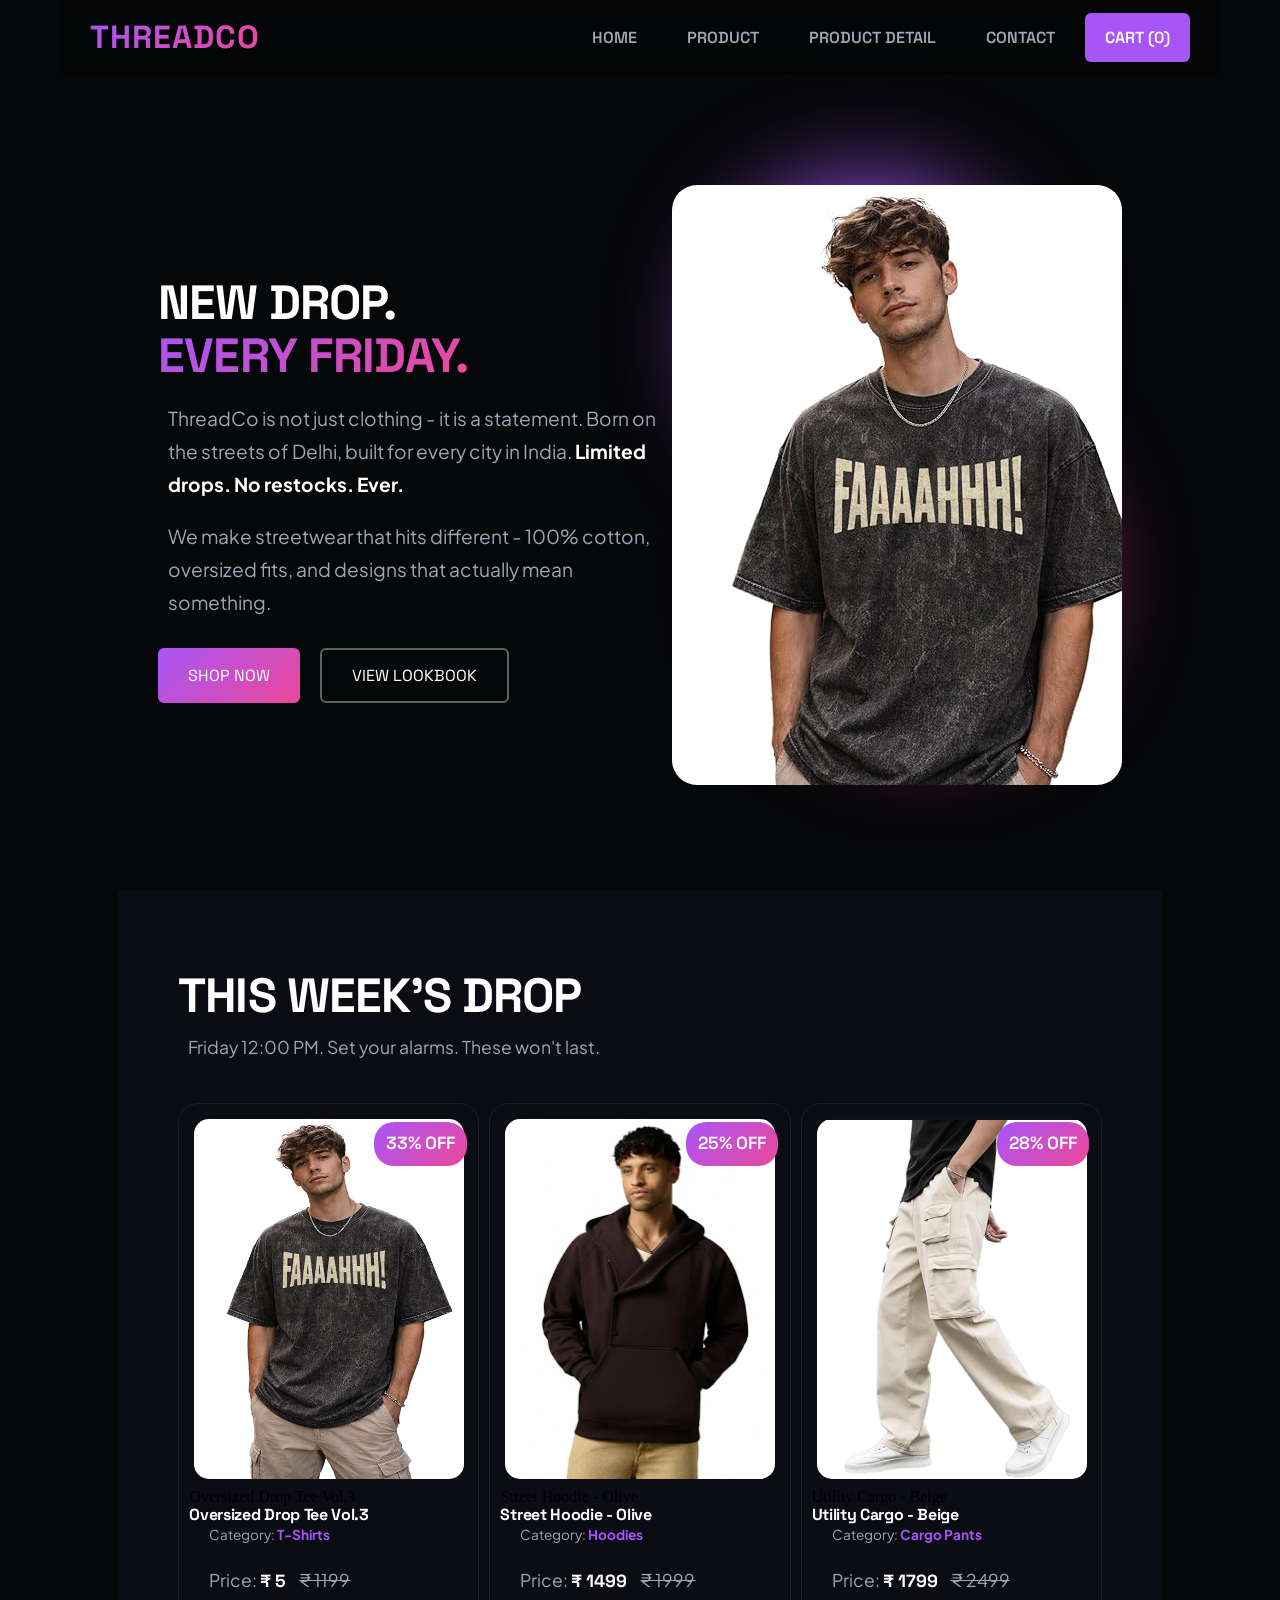
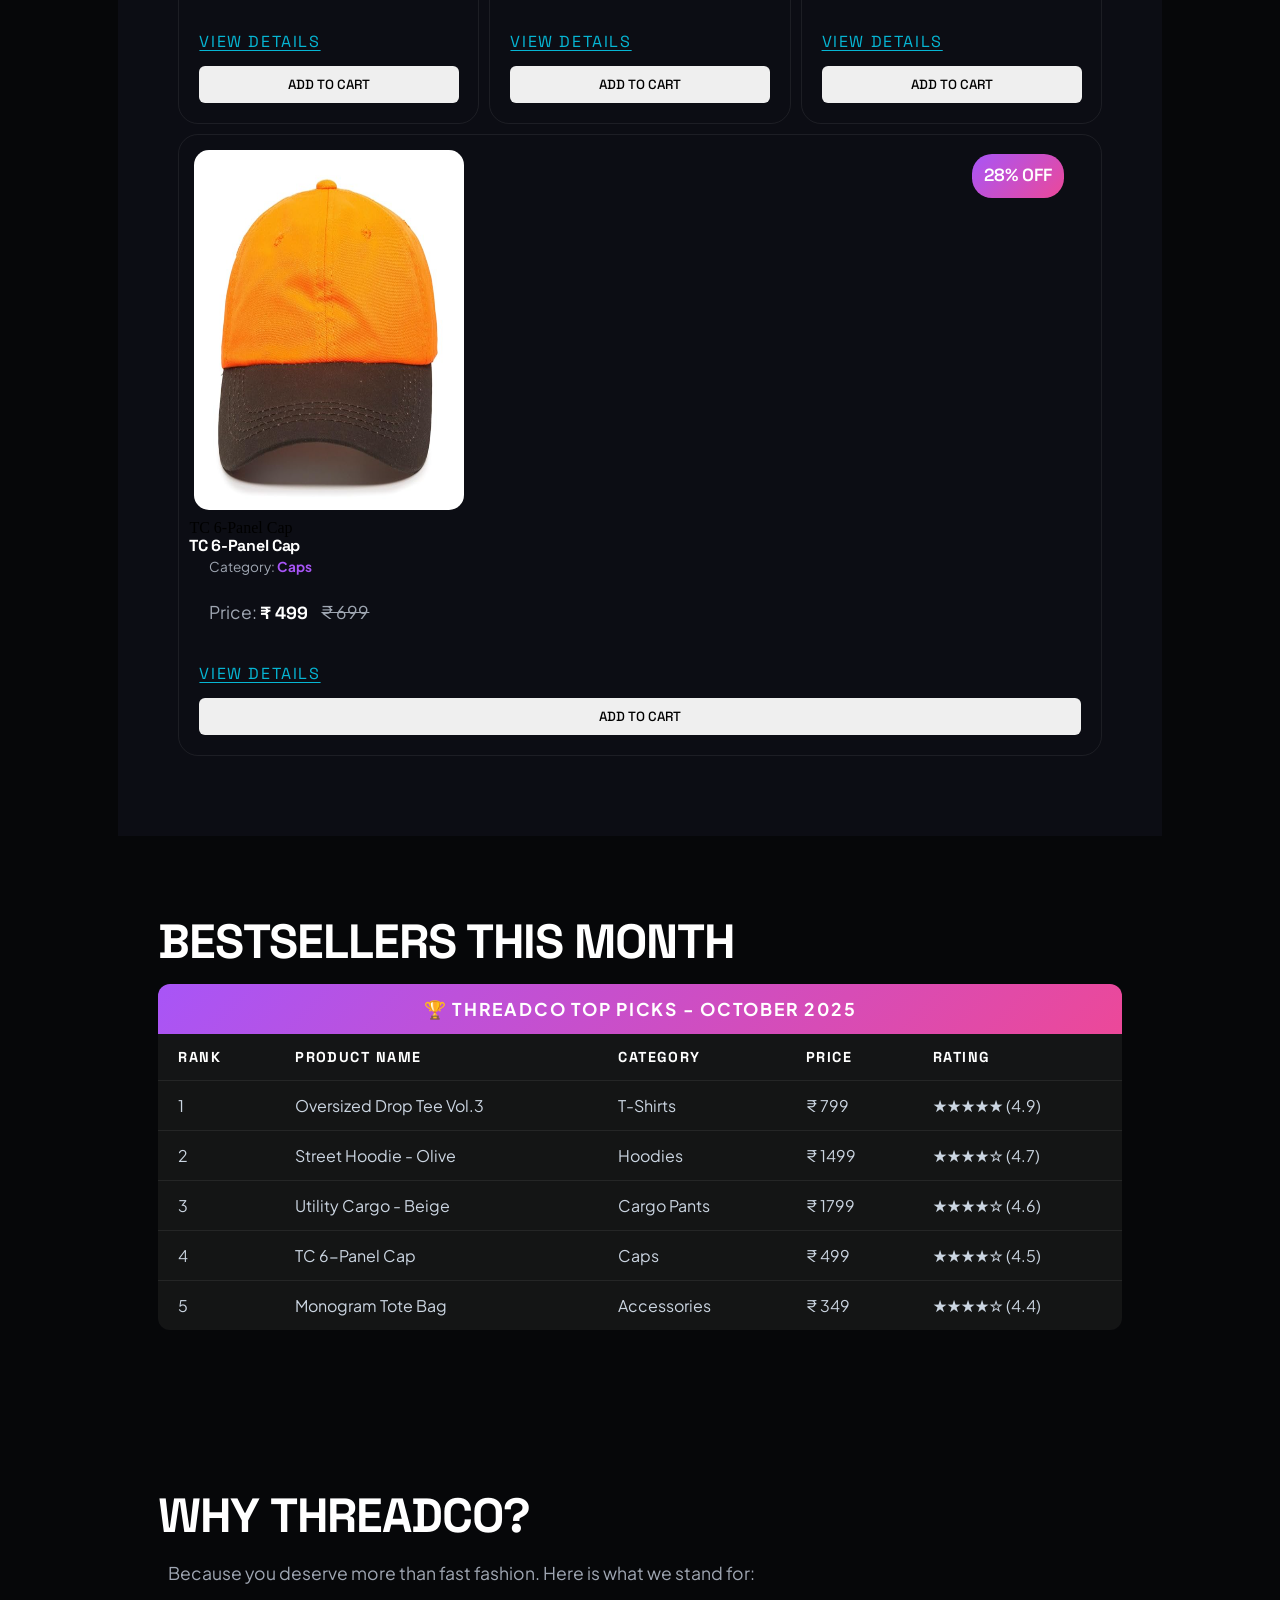
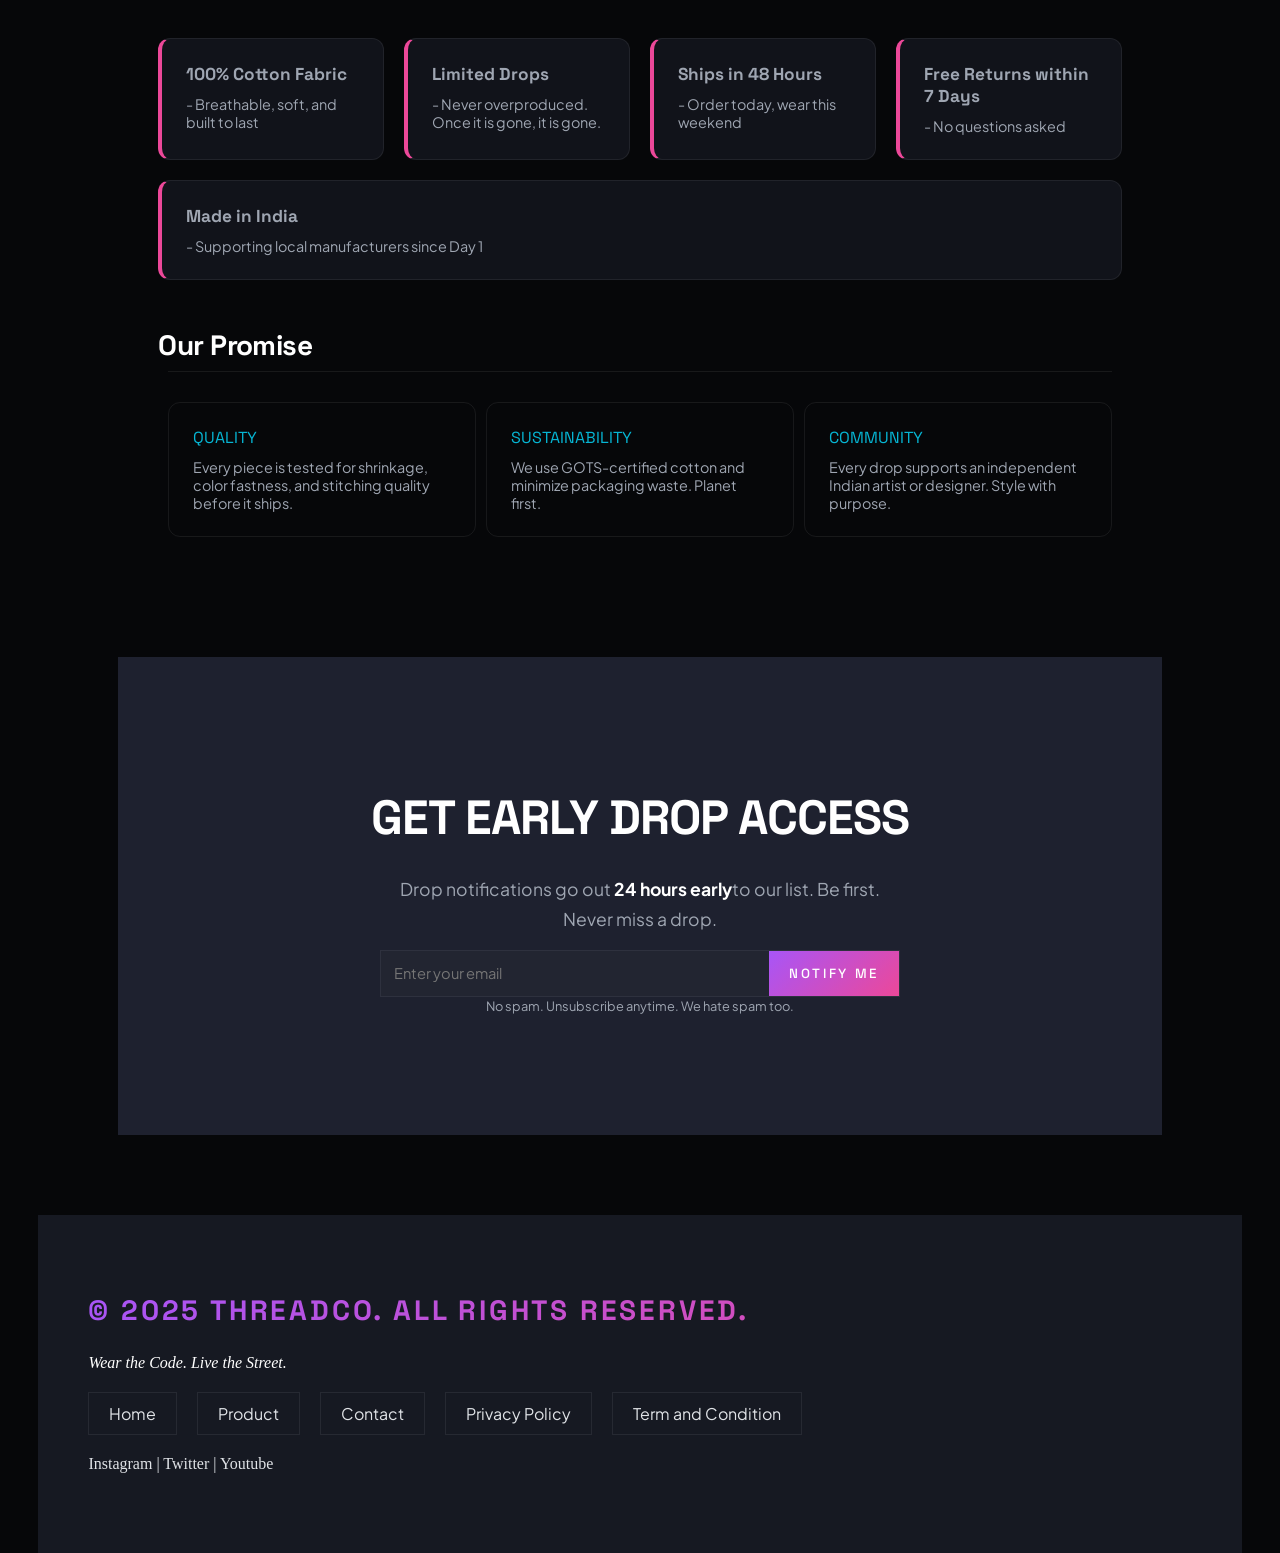
<file: index.html>
<!DOCTYPE html>
<html lang="en">

<head>
    <meta charset="UTF-8">
    <meta name="viewport" content="width=device-width, initial-scale=1.0">
    <title>ThreadCo-Wear the Code. Live the Street.</title>

    <link rel="stylesheet" href="style.css">
</head>

<body>
    <header>
        <h1>ThreadCo</h1>
        <!-- <p><em>Wear the Code. Live the Street.</em></p> -->
        <nav class="random">
            <ul>
                <li><a href="index.html">Home</a></li>
                <li><a href="product.html">product</a></li>
                <li><a href="productdetail.html">Product Detail</a></li>
                <li><a href="contact.html">Contact</a></li>
                <li><a href="">Cart (0)</a></li>
            </ul>
        </nav>
    </header>

    <main>
        <section id="hero">
            <div class="left-hero">
                <h2>New Drop.
                    <br> <span id="gradient-text">Every Friday.</span>
                </h2>
                <p>ThreadCo is not just clothing - it is a statement. Born on the streets of Delhi, built for every city
                    in
                    India. <b>Limited drops. No restocks. Ever.</b></p>
                <p>We make streetwear that hits different - 100% cotton, oversized fits, and designs that actually mean
                    something.</p>
                <div id="cta">
                    <a href="product.html" class="btn1">shop Now</a>
                    <a href="product.html" class="btn2">View Lookbook</a>

                </div>

            </div>
            <div class="right-hero">
                <div class="glow orb1"></div>
                <div class="glow orb2"></div>
                <div class="right-hero-img">
                    <img src="images/product 1.jpg" alt="">
                </div>
                
            </div>


        </section>
        <section id="week-drop">
            <h2>This Week's Drop</h2>
            <p>Friday 12:00 PM. Set your alarms. These won't last.</p>
            <div class="card">
                <article>
                    <figure>
                        <img src="images/product 1.jpg" alt="">
                        <figcaption>Oversized Drop Tee Vol.3</figcaption>
                    </figure>
                    <h3 class="img">Oversized Drop Tee Vol.3</h3>
                    <p>Category: <span>T-Shirts</span></p>
                    <p>Price: <b>₹ 5</b> <s>₹ 1199</s></p>
                    <p><mark>33% OFF</mark></p>
                    <a href="">View Details</a>
                    <button>Add to Cart</button>

                </article>

                <article>
                    <figure>
                        <img src="images/product 2.jpg" alt="">
                        <figcaption>Street Hoodie - Olive</figcaption>
                    </figure>
                    <h3 class="img">Street Hoodie - Olive</h3>
                    <p>Category: <span> Hoodies</span></p>
                    <p>Price: <b>₹ 1499</b> <s>₹ 1999</s></p>
                    <p><mark>25% OFF</mark></p>
                    <a href="">View Details</a>
                    <button>Add to Cart</button>

                </article>

                <article>
                    <figure>
                        <img src="images/product 3.png" alt="">
                        <figcaption>Utility Cargo - Beige</figcaption>
                    </figure>
                    <h3 class="img">Utility Cargo - Beige</h3>
                    <p>Category: <span>Cargo Pants</span></p>
                    <p>Price: <b>₹ 1799</b> <s>₹ 2499</s></p>
                    <p><mark>28% OFF</mark></p>
                    <a href="">View Details</a>
                    <button>Add to Cart</button>

                </article>

                <article>
                    <figure>
                        <img src="images/product 4.png" alt="">
                        <figcaption>TC 6-Panel Cap</figcaption>
                    </figure>
                    <h3 class="img">TC 6-Panel Cap</h3>
                    <p>Category: <span> Caps</span></p>
                    <p>Price: <b>₹ 499</b> <s>₹ 699</s></p>
                    <p><mark>28% OFF</mark></p>
                    <a href="">View Details</a>
                    <button>Add to Cart</button>

                </article>
            </div>

        </section>
        <section class="best-sellers">
            <h2>Bestsellers This Month</h2>
            <table>
                <tr>
                    <th colspan="5">🏆 ThreadCo Top Picks - October 2025</th>

                </tr>
                <tr>
                    <th>Rank</th>
                    <th>Product Name</th>
                    <th>Category</th>
                    <th>Price</th>
                    <th>Rating</th>
                </tr>
                <tr>
                    <td>1</td>
                    <td>Oversized Drop Tee Vol.3 </td>
                    <td>T-Shirts</td>
                    <td>₹ 799</td>
                    <td>★★★★★ (4.9)</td>
                </tr>
                <tr>
                    <td>2</td>
                    <td>Street Hoodie - Olive</td>
                    <td>Hoodies</td>
                    <td>₹ 1499</td>
                    <td>★★★★☆ (4.7)</td>
                </tr>
                <tr>
                    <td>3</td>
                    <td>Utility Cargo - Beige</td>
                    <td>Cargo Pants </td>
                    <td>₹ 1799</td>
                    <td>★★★★☆ (4.6)</td>
                </tr>
                <tr>
                    <td>4</td>
                    <td>TC 6-Panel Cap</td>
                    <td>Caps</td>
                    <td>₹ 499</td>
                    <td>★★★★☆ (4.5)</td>
                </tr>
                <tr>
                    <td>5</td>
                    <td>Monogram Tote Bag</td>
                    <td>Accessories</td>
                    <td>₹ 349</td>
                    <td>★★★★☆ (4.4)</td>
                </tr>
            </table>
        </section>
        <section id="why-threadco">
            <h2>Why ThreadCo?</h2>
            <p>Because you deserve more than fast fashion. Here is what we stand for:</p>
            <ul>
                <li><b>100% Cotton Fabric</b>- Breathable, soft, and built to last</li>
                <li><b>Limited Drops </b>- Never overproduced. Once it is gone, it is gone.</li>
                <li><b>Ships in 48 Hours</b>- Order today, wear this weekend</li>
                <li><b>Free Returns within 7 Days </b>- No questions asked</li>
                <li><b>Made in India</b>- Supporting local manufacturers since Day 1</li>
            </ul>
            <h3>Our Promise</h3>
            <dl>
                <section>
                    <dt>Quality</dt>
                    <dd>Every piece is tested for shrinkage, color fastness, and stitching quality before it ships.</dd>

                </section>
                <section>
                    <dt>Sustainability</dt>
                    <dd>We use GOTS-certified cotton and minimize packaging waste. Planet first.</dd>
                </section>
                <section>
                    <dt>Community</dt>
                    <dd>Every drop supports an independent Indian artist or designer. Style with purpose.</dd>

                </section>



            </dl>
        </section>
        <section id="get-early">
            <h2>Get Early Drop Access</h2>
            <p>Drop notifications go out<b> 24 hours early</b>to our list. Be first. Never miss a drop.</p>
            <form action="">
                <label for="Email">Email:</label>
                <input type="email" id="Email" placeholder="Enter your email" name="email">
                <button>Notify Me</button>
            </form>
            <small>No spam. Unsubscribe anytime. We hate spam too.</small>

        </section>
    </main>

    <footer id="footer">
        <h3>&copy; 2025 ThreadCo. All rights reserved.</h3>
        <br>
        <i>Wear the Code. Live the Street.</i>
        <ul>
            <li><a href="">Home</a></li>
            <li><a href="">Product</a></li>
            <li><a href="">Contact</a></li>
            <li><a href="">Privacy Policy</a></li>
            <li><a href="">Term and Condition</a></li>
        </ul>
        <div id="reference">
            <a href="www.instagram.com">Instagram</a>
            <a href="www.twitter.com">| Twitter</a>
            <a href="www.youtube.com">| Youtube</a>
        </div>

    </footer>
</body>

</html>
</file>
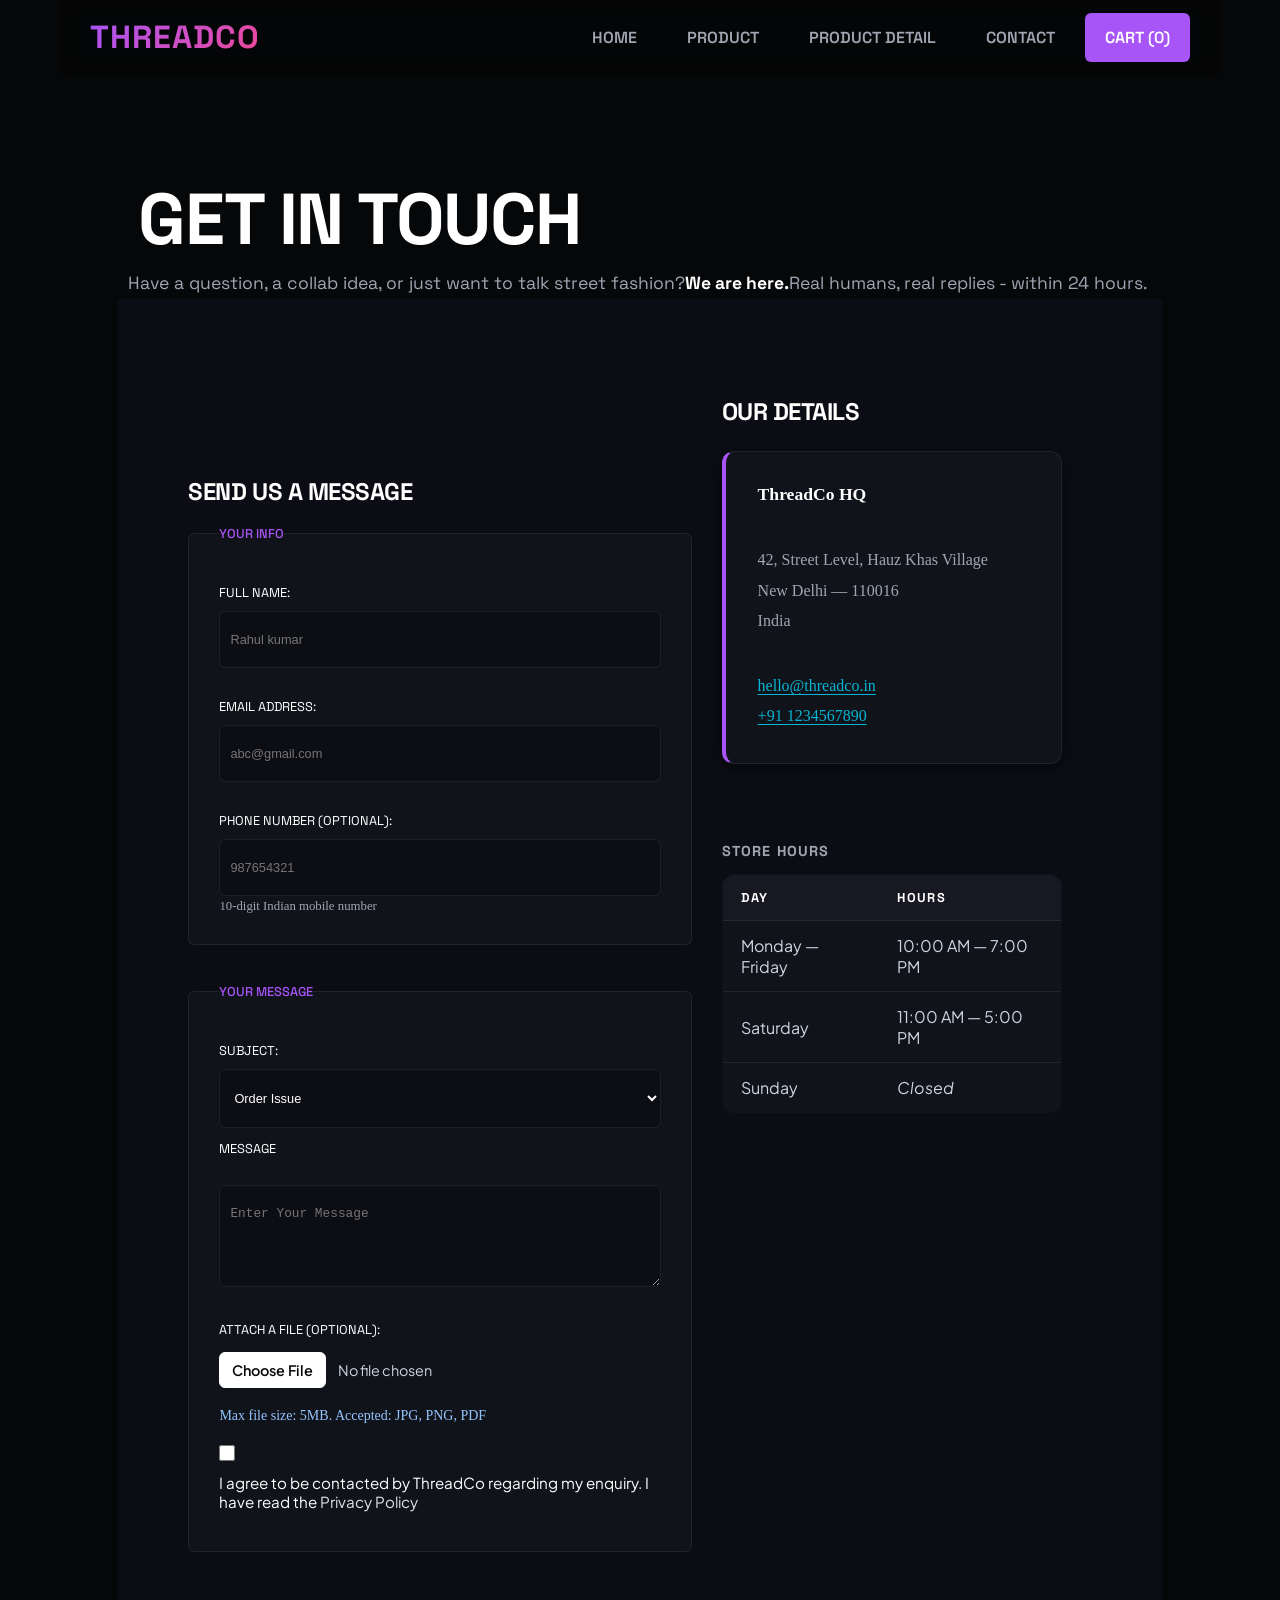
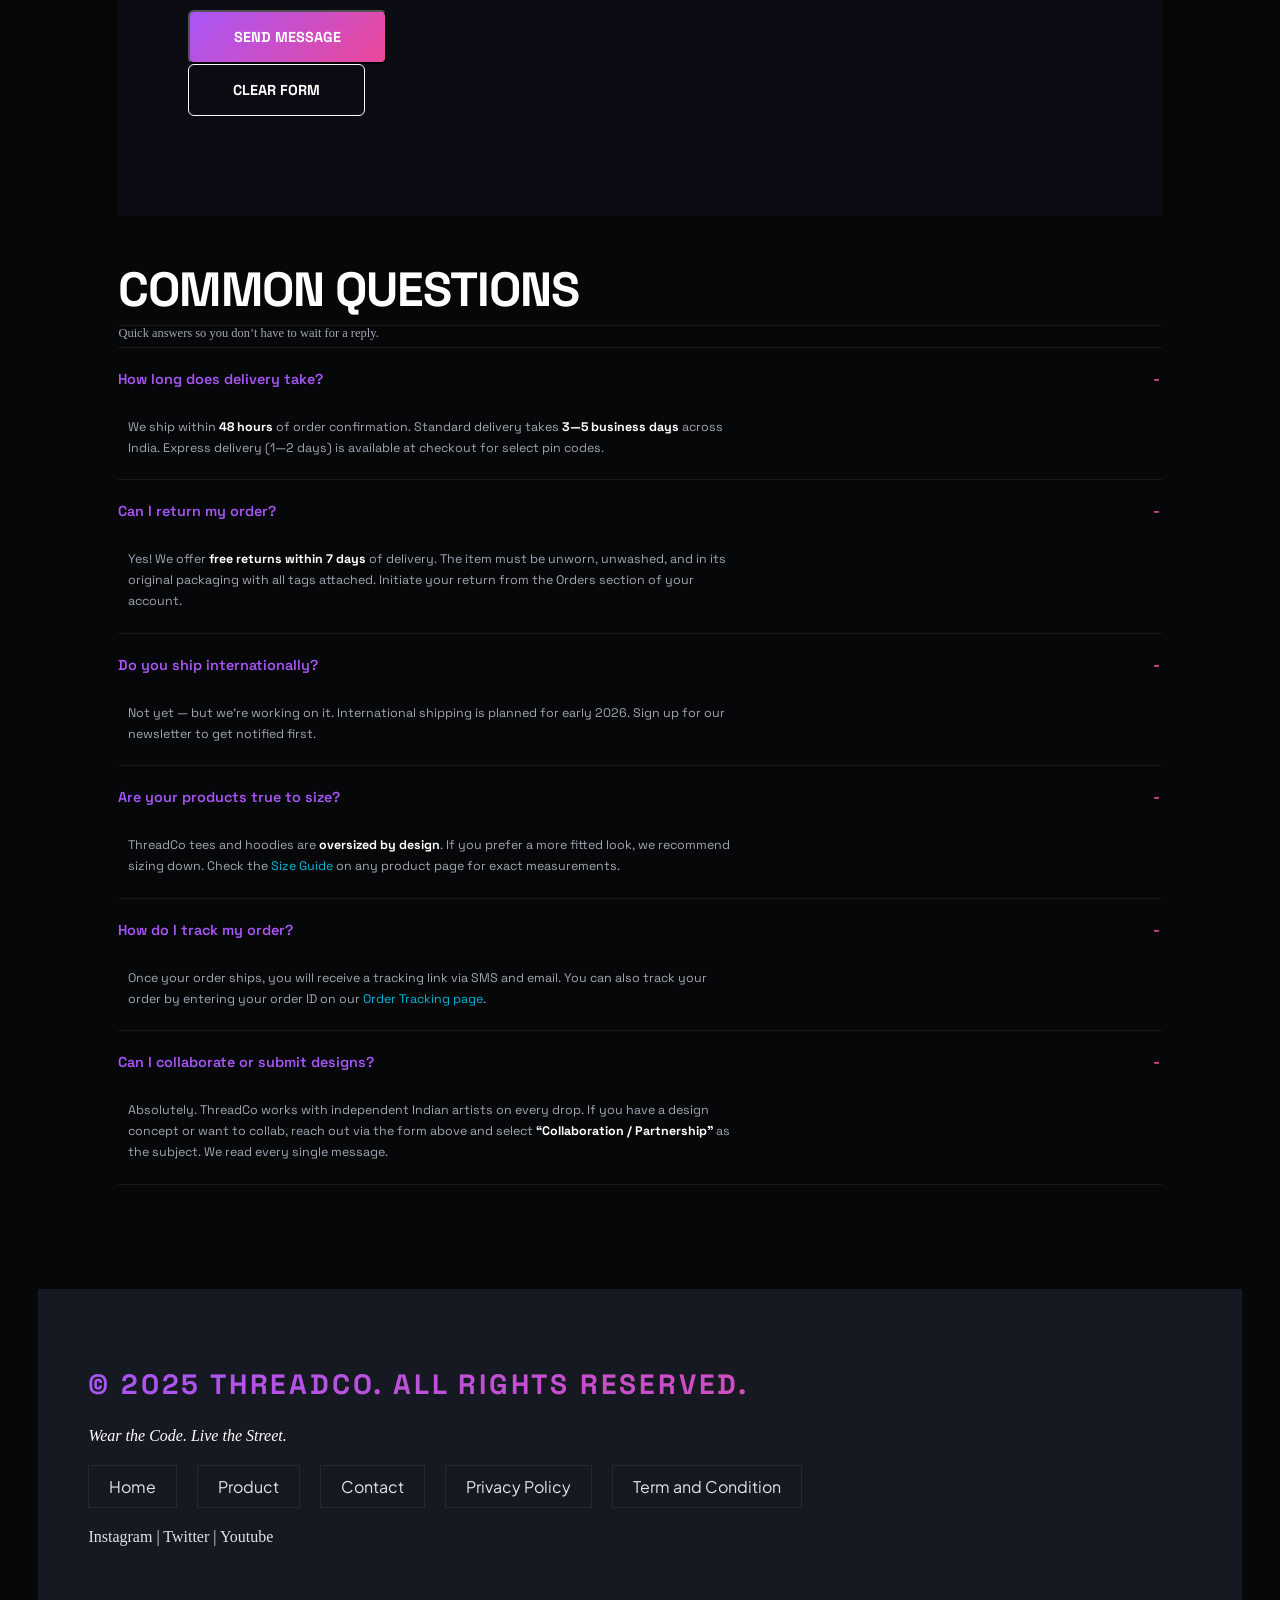
<file: contact.html>
<!DOCTYPE html>
<html lang="en">

<head>
    <meta charset="UTF-8">
    <meta name="viewport" content="width=device-width, initial-scale=1.0">
    <title>Contact-ThreadCo</title>
    <link rel="stylesheet" href="style.css">
</head>

<body>
    <header>
        <h1>ThreadCo</h1>
        <!-- <p><em>Wear the Code. Live the Street.</em></p> -->
        <nav>
            <ul>
                <li><a href="index.html">Home</a></li>
                <li><a href="product.html">product</a></li>
                <li><a href="productdetail.html">Product Detail</a></li>
                <li><a href="contact.html">Contact</a></li>
                <li><a href="">Cart (0)</a></li>
            </ul>
        </nav>

    </header>


    <main>
        <section>
            <h3 id="header">Get In Touch</h3>
            <p>Have a question, a collab idea, or just want to talk street fashion?<b>We are here.</b>Real humans,
                real
                replies - within 24 hours.</p>
        </section>

        <div class="details">

            <section class="get-in-touch">


                <h3>Send Us a Message</h3>
                <fieldset>
                    <legend>Your Info</legend>
                    <label for="Full Name">Full Name:</label>
                    <input type="text" id="Full Name" placeholder="Rahul kumar"><br><br>

                    <label for="Email Address">Email Address:</label>
                    <input type="email" id="Email Address" placeholder="abc@gmail.com"><br><br>

                    <label for="Phone Number">Phone Number (optional):</label>
                    <input type="number" id="Phone Number" placeholder="987654321">
                    <br>
                    <small>10-digit Indian mobile number</small>

                </fieldset>
                <br>
                <fieldset>

                    <legend>Your Message</legend>
                    <label for="Subject">Subject:</label>
                    <select name="Select a Topic" id="Subject">
                        <option value="Order Issue">Order Issue</option>
                        <option value="Return and Refund">Return and Refund</option>
                        <option value="Collaboration and Parthnership">Collaboration and Parthnership</option>
                        <option value="Wholescale Enquiry">Wholescale Enquiry</option>
                        <option value="Gernal Query">Gernal Query</option>
                    </select>
                    <br>
                    <label for="Message">Message</label>
                    <br>
                    <textarea cols="40" rows="4" name="Message" id="Message"
                        placeholder="Enter Your Message"></textarea>
                    <br><br>
                    <label for="File">Attach a File (optional):</label>
                    <input type="file" id="File"><br>
                    <small>Max file size: 5MB. Accepted: JPG, PNG, PDF</small><br><br>
                    <input type="checkbox" id="check">
                    <label for="check"> I agree to be contacted by ThreadCo regarding my enquiry. I have read the <a
                            href="">Privacy Policy</a></label>

                </fieldset><br>
                <button class="send-message-button">Send Message</button>
                <button class="clear-form-button">Clear Form</button>


            </section>
            <section class="our-details">
                <h3>Our Details</h3>
                <div class="contact-info-card">
                    <b>ThreadCo HQ</b>
                    <address>
                        42, Street Level, Hauz Khas Village<br>
                        New Delhi — 110016<br>
                        India
                    </address>
                    <div class="contact-links">
                        <a href="">hello@threadco.in</a>
                        <a href="">+91 1234567890</a>
                    </div>
                </div>
                <div class="store-hours">
                    <h3>Store Hours</h3> <br>
                    <table>
                        <tr>
                            <th>Day</th>
                            <th>Hours</th>
                        </tr>
                        <tr>
                            <td>Monday — Friday</td>
                            <td>10:00 AM — 7:00 PM</td>
                        </tr>
                        <tr>
                            <td>Saturday</td>
                            <td>11:00 AM — 5:00 PM</td>
                        </tr>
                        <tr>
                            <td>Sunday</td>
                            <td><i>Closed</i></td>
                        </tr>
                    </table>
                </div>

            </section>

        </div>

<!--         
            <div>
                <b>Follow Us</b>
                <ul>
                    <li>
                        <a href="">instagram - @threadco.in</a>
                    </li>
                    <li><a href="">Twitter - @threadco</a></li>
                    <li><a href="">Youtube - Threadco</a></li>
                </ul>
            </div> -->


        
        <section id="faq">
            <h3>Common Questions</h3>
            <small>Quick answers so you don’t have to wait for a reply.</small>
            <details open>
                <summary>How long does delivery take?</summary>
                <p>We ship within <b>48 hours</b> of order confirmation. Standard delivery takes <b> 3—5 business days
                    </b> across India. Express delivery (1—2 days) is available at checkout for select pin codes.</p>
            </details>
            <details open>
                <summary>Can I return my order?</summary>
                <p>Yes! We offer <b>free returns within 7 days </b> of delivery. The item must be unworn, unwashed, and
                    in its original packaging with all tags attached. Initiate your return from the Orders section of
                    your account.</p>
            </details>
            <details open>
                <summary>Do you ship internationally?</summary>
                <p>Not yet — but we’re working on it. International shipping is planned for early 2026. Sign up for our
                    newsletter to get notified first.</p>
            </details>
            <details open>
                <summary>Are your products true to size?</summary>
                <p>ThreadCo tees and hoodies are <b>oversized by design</b>. If you prefer a more fitted look, we
                    recommend sizing down. Check the <a href="">Size Guide</a> on any product page for exact
                    measurements.</p>
            </details>
            <details open>
                <summary>How do I track my order?</summary>
                <p>Once your order ships, you will receive a tracking link via SMS and email. You can also track your
                    order by entering your order ID on our <a href="">Order Tracking page</a>.</p>
            </details>
            <details open>
                <summary>Can I collaborate or submit designs?</summary>
                <p>Absolutely. ThreadCo works with independent Indian artists on every drop. If you have a design
                    concept or want to collab, reach out via the form above and select <b>“Collaboration /
                        Partnership”</b> as the subject. We read every single message.</p>
            </details>

        </section>
    </main>


    <footer id="footer">
        <h3>&copy; 2025 ThreadCo. All rights reserved.</h3>
        <br>
        <i>Wear the Code. Live the Street.</i>
        <ul>
            <li><a href="">Home</a></li>
            <li><a href="">Product</a></li>
            <li><a href="">Contact</a></li>
            <li><a href="">Privacy Policy</a></li>
            <li><a href="">Term and Condition</a></li>
        </ul>
        <div id="reference">
            <a href="www.instagram.com">Instagram</a>
            <a href="www.twitter.com">| Twitter</a>
            <a href="www.youtube.com">| Youtube</a>
        </div>

    </footer>

</body>

</html>
</file>
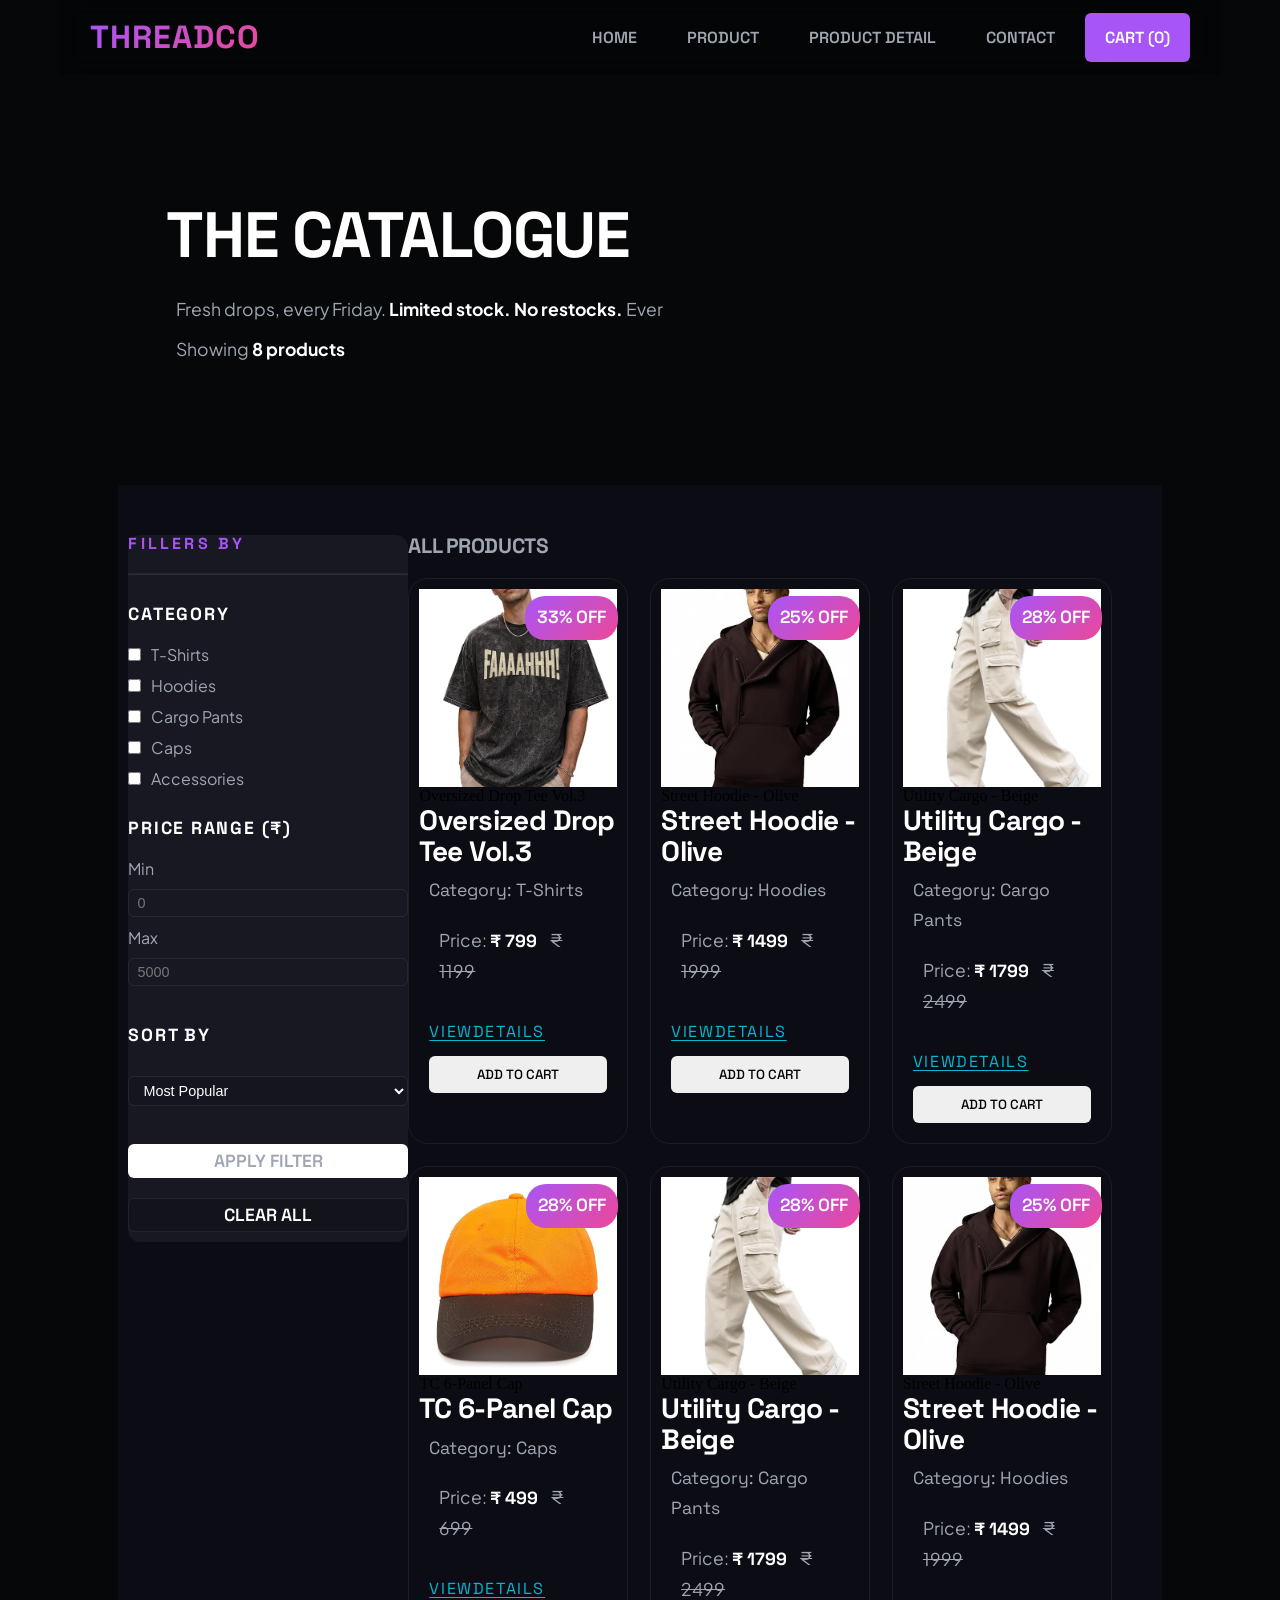
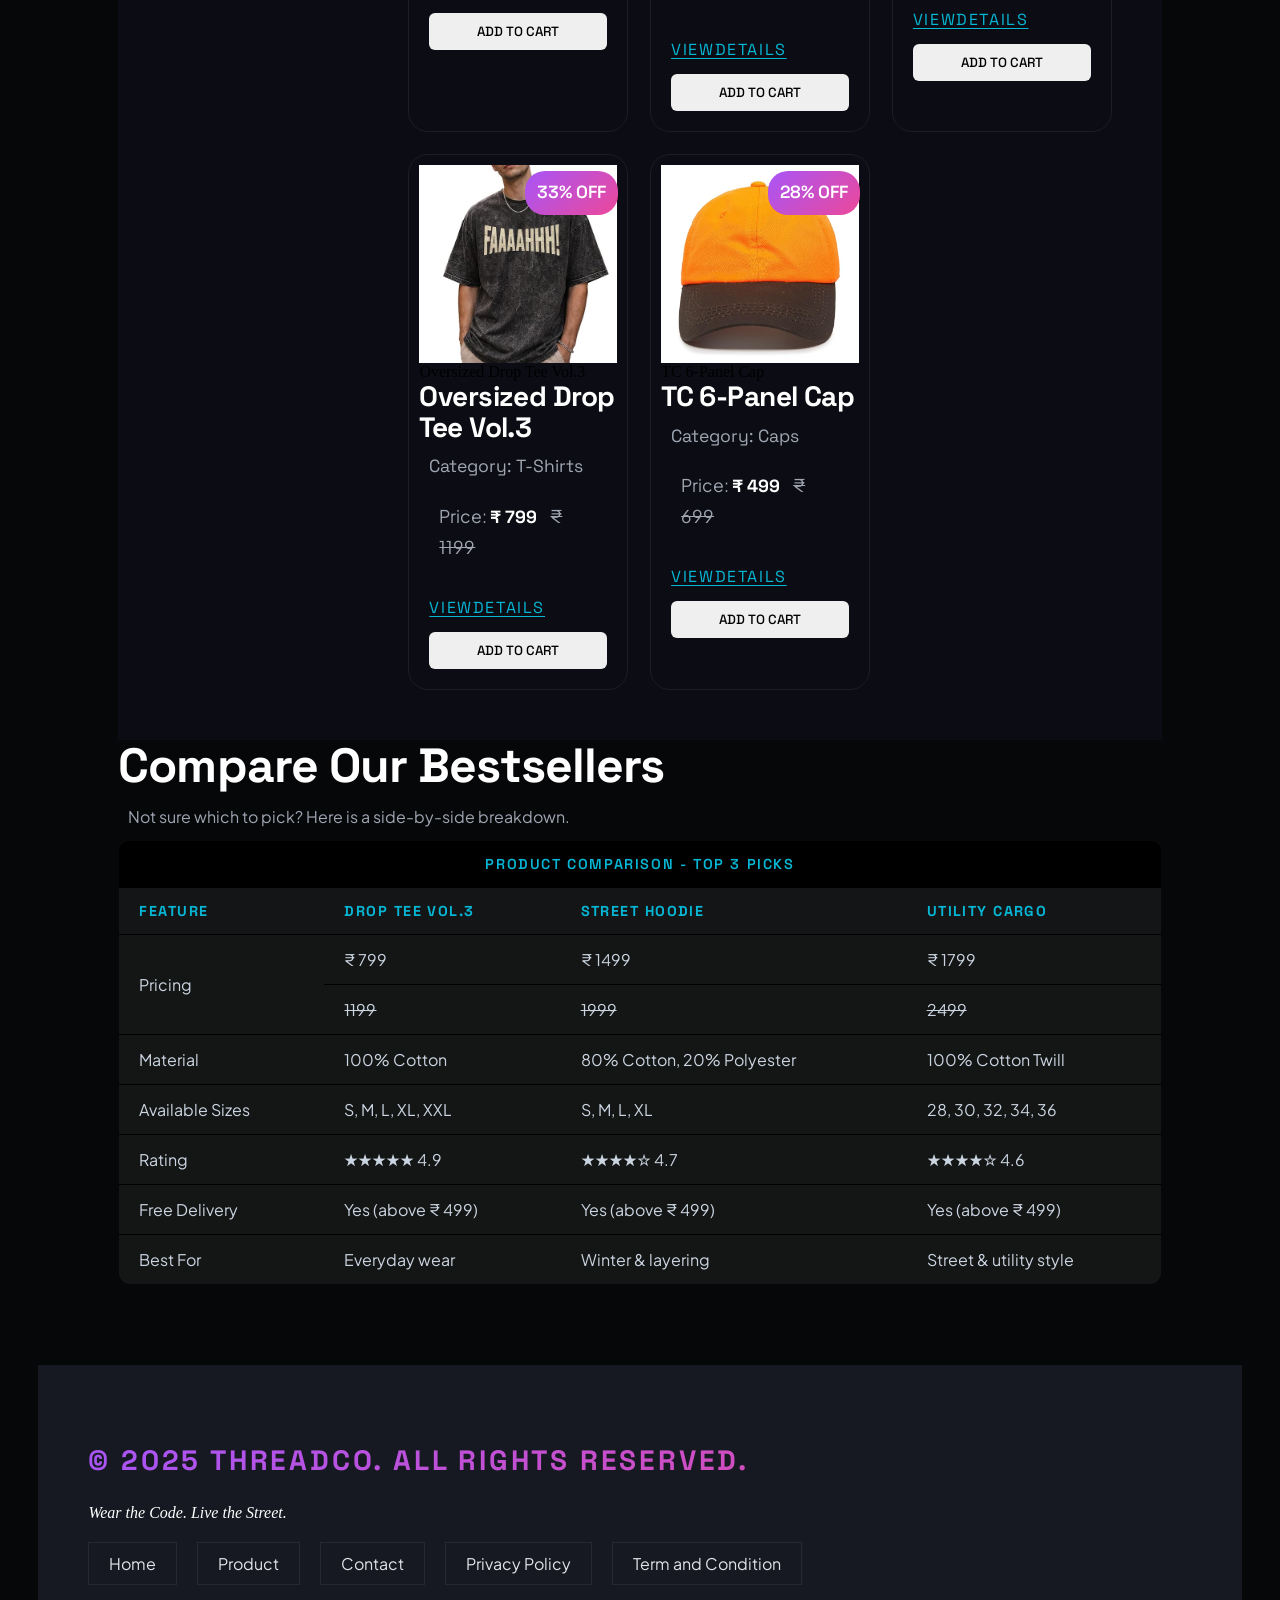
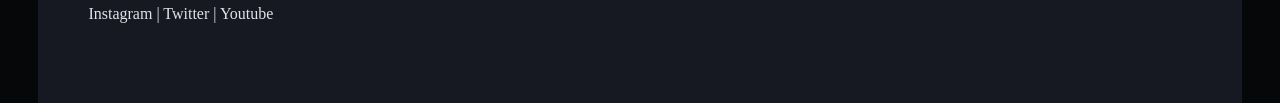
<file: product.html>
<!DOCTYPE html>
<html lang="en">

<head>
    <meta charset="UTF-8">
    <meta name="viewport" content="width=device-width, initial-scale=1.0">
    <title>ThreadCo-The Catalogue</title>
    <style>
        table,
        tr,
        td,
        th {
            border: 1px solid black;
            border-collapse: collapse;
        }
    </style>
    <link rel="stylesheet" href="style.css">
</head>

<body>
    <header>
        <h1>ThreadCo</h1>
        <!-- <p><em>Wear the Code. Live the Street.</em></p> -->
        <nav>
            <ul>
                <li><a href="index.html">Home</a></li>
                <li><a href="product.html">product</a></li>
                <li><a href="productdetail.html">Product Detail</a></li>
                <li><a href="contact.html">Contact</a></li>
                <li><a href="">Cart (0)</a></li>
            </ul>
        </nav>
    </header>

    <main>
        <section id="catalogue">
            <h2>The Catalogue</h2>
            <p>Fresh drops, every Friday.<b> Limited stock. No restocks. </b>Ever</p>
            <p>Showing<b> 8 products</b></p>
        </section>
        <div id="product-layout">
            <section id="sidebar">
                <h2>Fillers By</h2>
                <hr>
                <h3>Category</h3>
                <ul>
                    <li>
                        <input type="checkbox" id=" T-Shirts">
                        <label for=" T-Shirts"> T-Shirts</label>

                    </li>
                    <li>
                        <input type="checkbox" id=" Hoodies">
                        <label for=" Hoodies"> Hoodies</label>

                    </li>

                    <li>
                        <input type="checkbox" id=" Cargo Pants">
                        <label for=" Cargo Pants"> Cargo Pants</label>

                    </li>
                    <li>
                        <input type="checkbox" id="Caps">
                        <label for="Caps">Caps</label>


                    </li>
                    <li>
                        <input type="checkbox" id="Accessories">
                        <label for="Accessories">Accessories</label>

                    </li>

                </ul>
                <h3>Price Range (₹)</h3>

                <label for="min">Min</label>
                <input type="number" name="min" id="min" placeholder="0" min="0">
                <br>
                <label for="Max">Max</label>
                <input type="number" name="min" id="Max" placeholder="5000" max="10">

                <h3>Sort By</h3>
                <label for="Sort By"></label>
                <select name="Sort By" id="">Sort By
                    <option value="Most Popular">Most Popular</option>
                    <option value="">Price: Low to High</option>
                    <option value="">Price: High to Low</option>
                    <option value="">Newest First</option>



                </select>
                <br><br>
                <button>Apply Filter</button>
                <button>Clear All</button>

            </section>
            <section id="products">
                <h2>All products</h2>
                <div class="grid">
                     <article>
                    <figure>
                        <img src="images/product 1.jpg" alt="">
                        <figcaption>Oversized Drop Tee Vol.3</figcaption>
                    </figure>
                    <h3>Oversized Drop Tee Vol.3</h3>
                    <p>Category: T-Shirts</p>
                    <p>Price: <b>₹ 799</b> <s>₹ 1199</s></p>
                    <p><mark>33% OFF</mark></p>
                    <a href="product.html">ViewDetails</a>
                    <button>Add to Cart</button>

                </article>

                <article>
                    <figure>
                        <img src="images/product 2.jpg" alt="">
                        <figcaption>Street Hoodie - Olive</figcaption>
                    </figure>
                    <h3>Street Hoodie - Olive</h3>
                    <p>Category: Hoodies</p>
                    <p>Price: <b>₹ 1499</b> <s>₹ 1999</s></p>
                    <p><mark>25% OFF</mark></p>
                    <a href="">ViewDetails</a>
                    <button>Add to Cart</button>

                </article>

                <article>
                    <figure>
                        <img src="images/product 3.png" alt="">
                        <figcaption>Utility Cargo - Beige</figcaption>
                    </figure>
                    <h3>Utility Cargo - Beige</h3>
                    <p>Category: Cargo Pants</p>
                    <p>Price: <b>₹ 1799</b> <s>₹ 2499</s></p>
                    <p><mark>28% OFF</mark></p>
                    <a href="">ViewDetails</a>
                    <button>Add to Cart</button>

                </article>

                <article>
                    <figure>
                        <img src="images/product 4.png" alt="">
                        <figcaption>TC 6-Panel Cap</figcaption>
                    </figure>
                    <h3>TC 6-Panel Cap</h3>
                    <p>Category: Caps</p>
                    <p>Price: <b>₹ 499</b> <s>₹ 699</s></p>
                    <p><mark>28% OFF</mark></p>
                    <a href="">ViewDetails</a>
                    <button>Add to Cart</button>

                </article>

                <article>
                    <figure>
                        <img src="images/product 3.png" alt="">
                        <figcaption>Utility Cargo - Beige</figcaption>
                    </figure>
                    <h3>Utility Cargo - Beige</h3>
                    <p>Category: Cargo Pants</p>
                    <p>Price: <b>₹ 1799</b> <s>₹ 2499</s></p>
                    <p><mark>28% OFF</mark></p>
                    <a href="">ViewDetails</a>
                    <button>Add to Cart</button>

                </article>

                <article>
                    <figure>
                        <img src="images/product 2.jpg" alt="">
                        <figcaption>Street Hoodie - Olive</figcaption>
                    </figure>
                    <div>
                        
                    </div>
                    <h3>Street Hoodie - Olive</h3>
                    <p>Category: Hoodies</p>
                    <p>Price: <b>₹ 1499</b> <s>₹ 1999</s></p>
                    <p><mark>25% OFF</mark></p>
                    <a href="">ViewDetails</a>
                    <button>Add to Cart</button>

                </article>

                <article>
                    <figure>
                        <img src="images/product 1.jpg" alt="">
                        <figcaption>Oversized Drop Tee Vol.3</figcaption>
                    </figure>
                    <h3>Oversized Drop Tee Vol.3</h3>
                    <p>Category: T-Shirts</p>
                    <p>Price: <b>₹ 799</b> <s>₹ 1199</s></p>
                    <p><mark>33% OFF</mark></p>
                    <a href="">ViewDetails</a>
                    <button>Add to Cart</button>

                </article>

                <article>
                    <figure>
                        <img src="images/product 4.png" alt="">
                        <figcaption>TC 6-Panel Cap</figcaption>
                    </figure>
                    <h3>TC 6-Panel Cap</h3>
                    <p>Category: Caps</p>
                    <p>Price: <b>₹ 499</b> <s>₹ 699</s></p>
                    <p><mark>28% OFF</mark></p>
                    <a href="">ViewDetails</a>
                    <button>Add to Cart</button>

                </article>
                </div>
               
            </section>
        </div>

        <section class="best-seller compare-best-seller">
            <h2>Compare Our Bestsellers</h2>
            <p>Not sure which to pick? Here is a side-by-side breakdown.</p>
            <table>
                <tr>
                    <th colspan="4">Product Comparison - Top 3 Picks</th>

                </tr>
                <tr>
                    <th>Feature</th>
                    <th>Drop Tee Vol.3</th>
                    <th>Street Hoodie</th>
                    <th>Utility Cargo</th>
                </tr>
                <tr>
                    <td rowspan="2">Pricing</td>
                    <td>₹ 799</td>
                    <td>₹ 1499</td>
                    <td>₹ 1799</td>
                </tr>
                <tr>

                    <td><s>1199</s></td>
                    <td><s>1999</s></td>
                    <td><s>2499</s></td>
                </tr>
                <tr>
                    <td>Material</td>
                    <td>100% Cotton</td>
                    <td>80% Cotton, 20% Polyester</td>
                    <td>100% Cotton Twill</td>
                </tr>
                <tr>
                    <td>Available Sizes </td>
                    <td>S, M, L, XL, XXL </td>
                    <td>S, M, L, XL</td>
                    <td>28, 30, 32, 34, 36</td>
                </tr>
                <tr>
                    <td>Rating</td>
                    <td>★★★★★ 4.9</td>
                    <td>★★★★☆ 4.7</td>
                    <td>★★★★☆ 4.6</td>
                </tr>
                <tr>
                    <td>Free Delivery</td>
                    <td>Yes (above ₹ 499) </td>
                    <td>Yes (above ₹ 499)</td>
                    <td>Yes (above ₹ 499)</td>
                </tr>
                <tr>
                    <td>Best For</td>
                    <td>Everyday wear</td>
                    <td>Winter & layering</td>
                    <td>Street & utility style</td>
                </tr>
            </table>
        </section>
    </main>

    <footer id="footer">
        <h3>&copy; 2025 ThreadCo. All rights reserved.</h3>
        <br>
        <i>Wear the Code. Live the Street.</i>
        <ul>
            <li><a href="">Home</a></li>
            <li><a href="">Product</a></li>
            <li><a href="">Contact</a></li>
            <li><a href="">Privacy Policy</a></li>
            <li><a href="">Term and Condition</a></li>
        </ul>
        <a href="">Instagram</a>
        <a href="">| Twitter</a>
        <a href="">| Youtube</a>
    </footer>



</body>

</html>
</file>
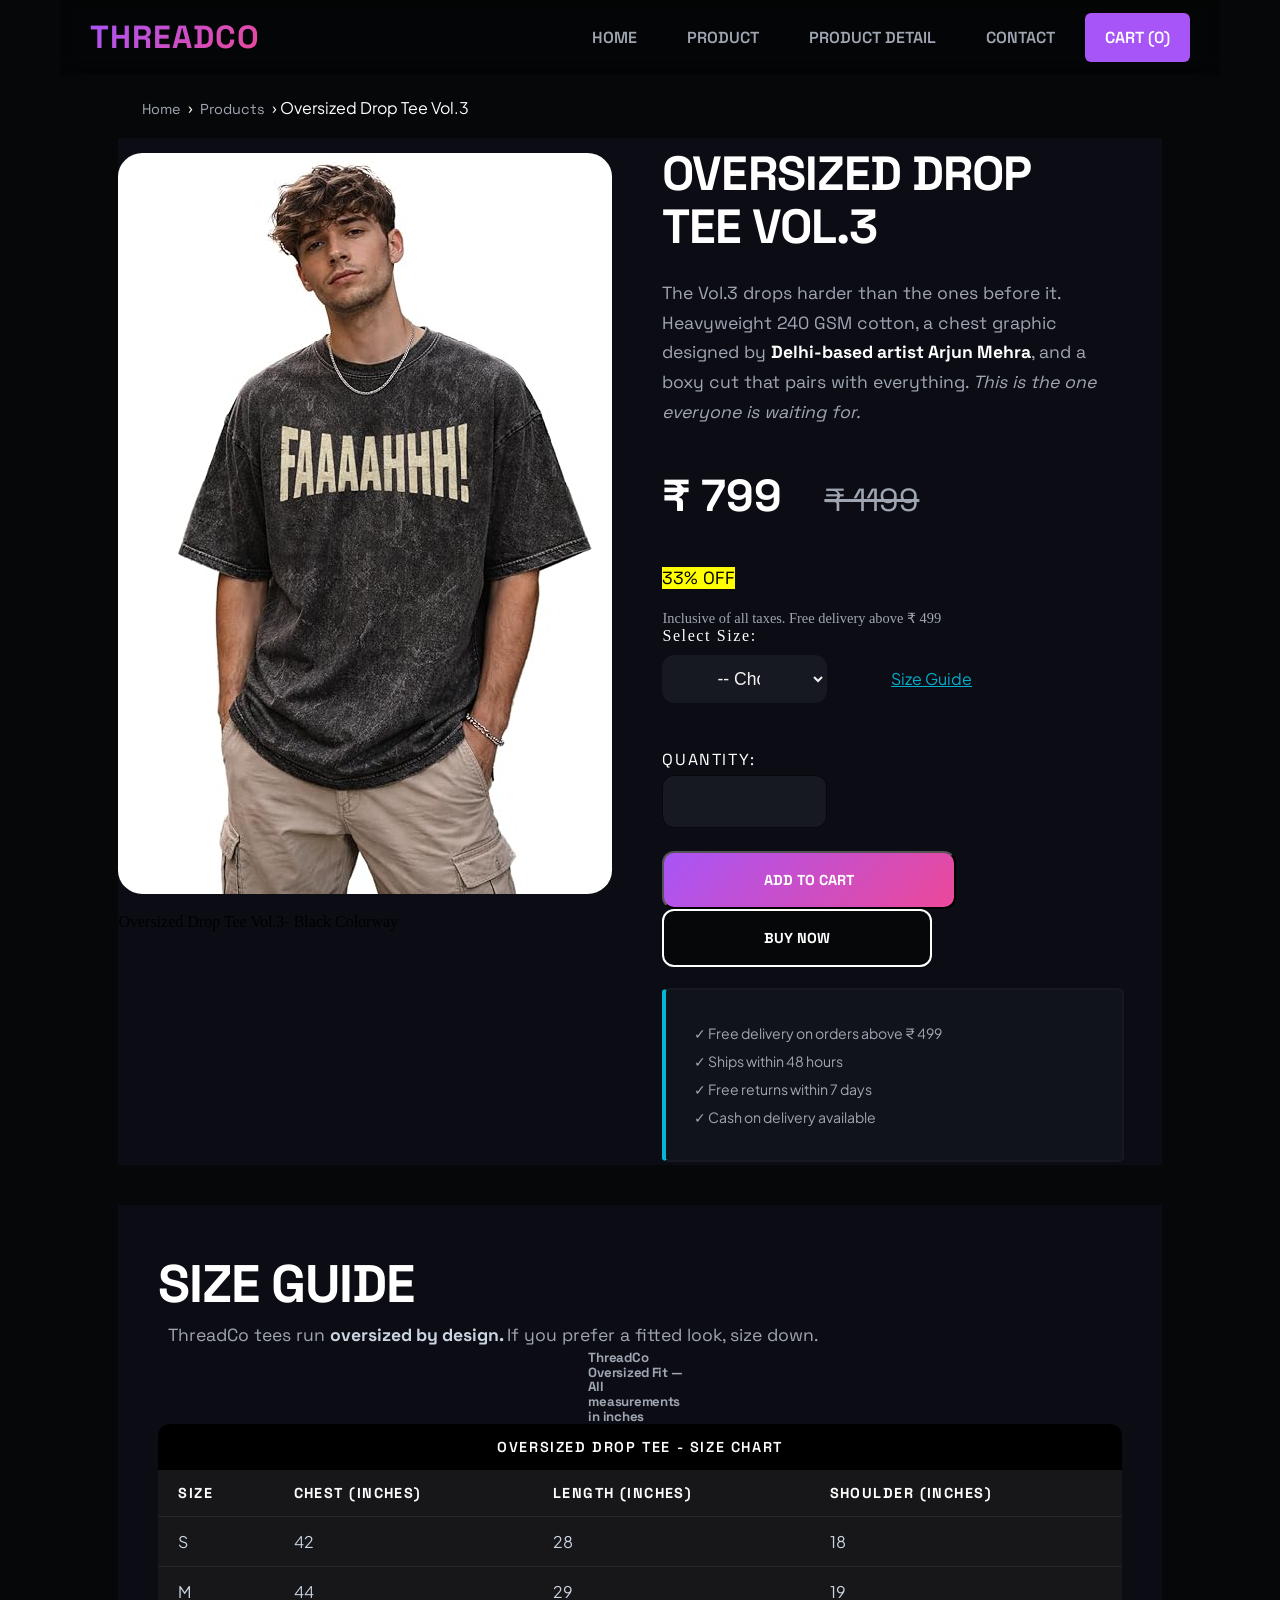
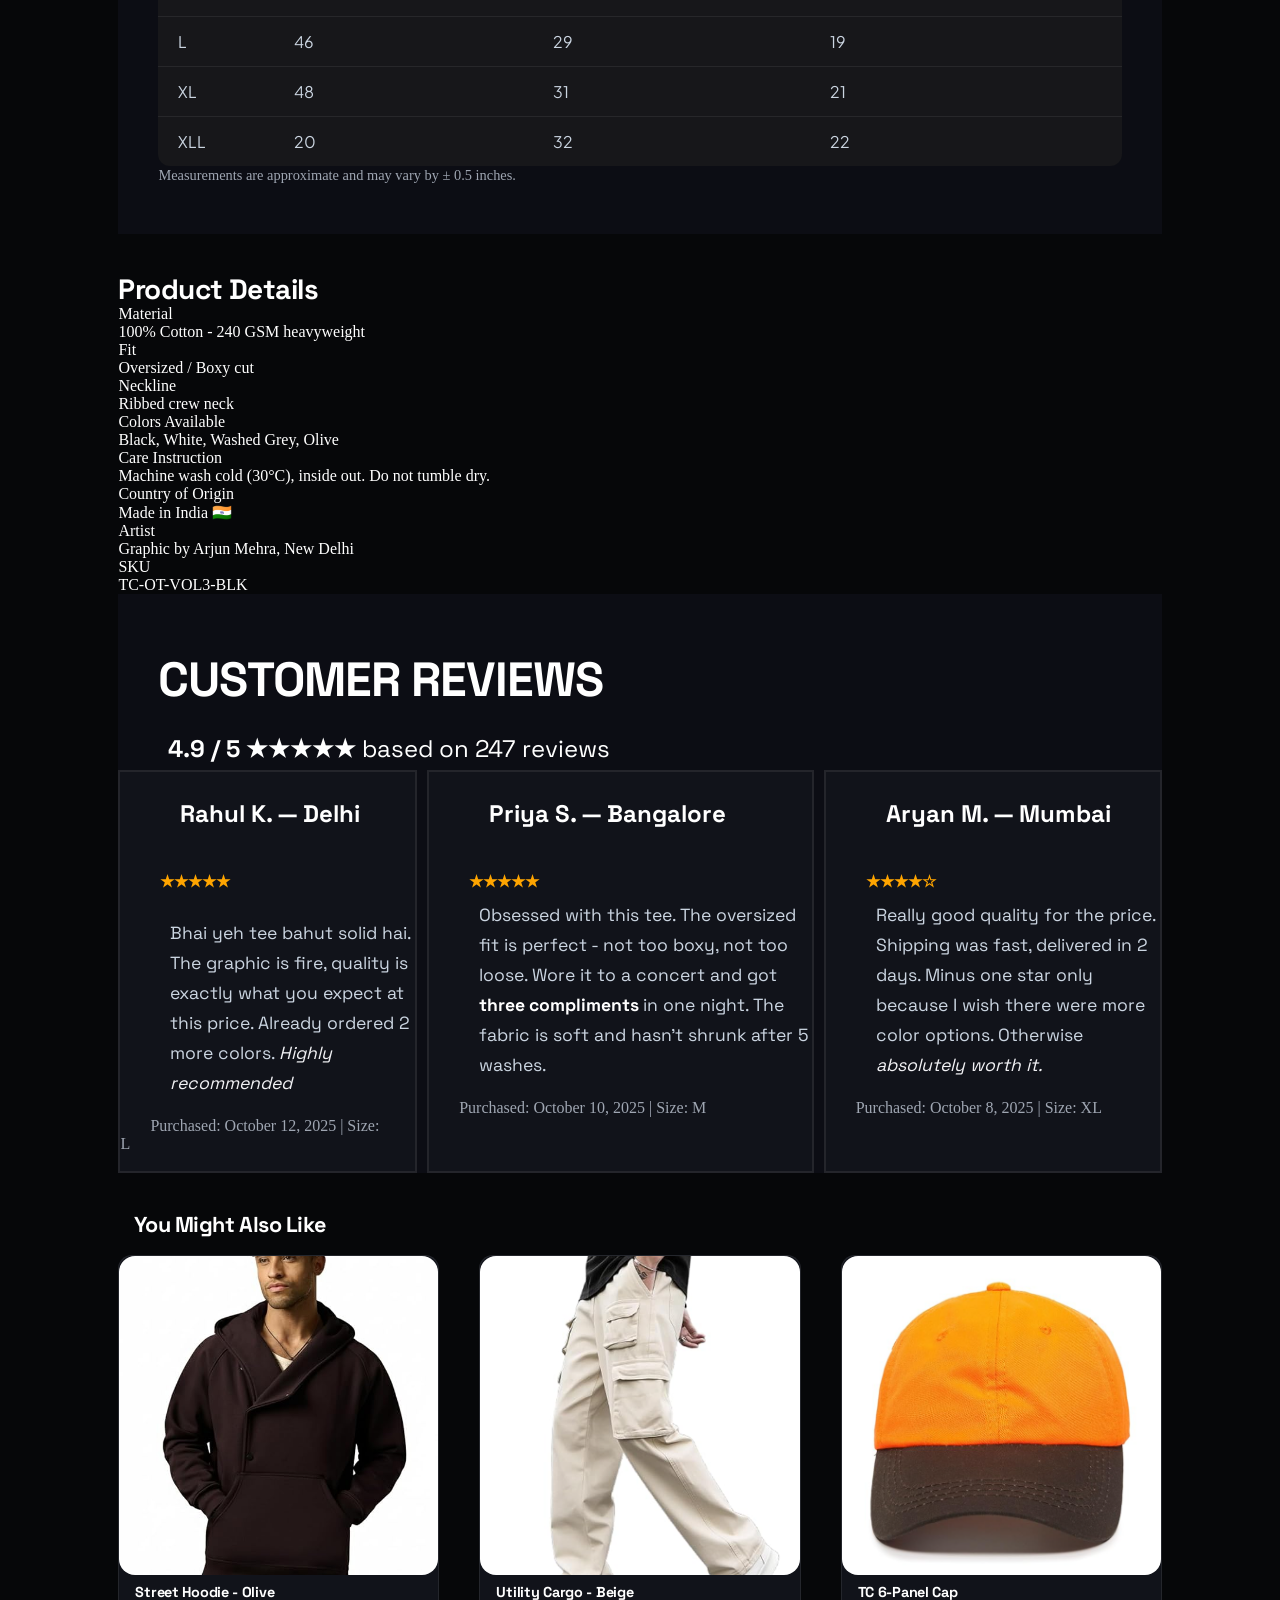
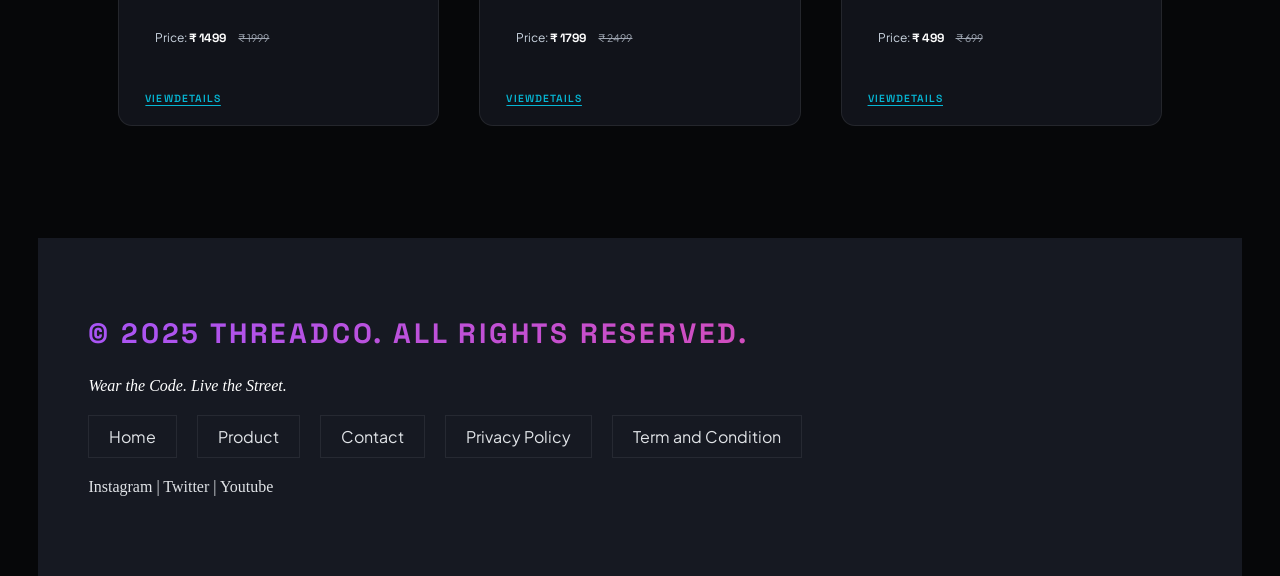
<file: productdetail.html>
<!DOCTYPE html>
<html lang="en">

<head>
    <meta charset="UTF-8">
    <meta name="viewport" content="width=device-width, initial-scale=1.0">
    <title>Oversized Drop Tee Vol.3-ThreadCo</title>
    <link rel="stylesheet" href="style.css">
</head>

<body>
    <header>
        <h1>ThreadCo</h1>
        <!-- <p><em>Wear the Code. Live the Street.</em></p> -->
        <nav>
            <ul>
                <li><a href="index.html">Home</a></li>
                <li><a href="product.html">product</a></li>
                <li><a href="productdetail.html">Product Detail</a></li>
                <li><a href="contact.html">Contact</a></li>
                <li><a href="">Cart (0)</a></li>
            </ul>
        </nav>
    </header>

    <main>

        <nav aria-label="breadcrumb">
            <a href="index.html">Home</a>
            &rsaquo;
            <a href="product.html">Products</a>
            &rsaquo;
            Oversized Drop Tee Vol.3
        </nav>
        <section id="product-detail">



            <figure>
                <img src="images/product 1.jpg" alt="">
                <figcaption>Oversized Drop Tee Vol.3- Black Colorway</figcaption>
            </figure>
            <div class="product-info">
                <h2>Oversized Drop Tee Vol.3 </h2>
                <p>The Vol.3 drops harder than the ones before it. Heavyweight 240 GSM cotton, a chest
                    graphic
                    designed by <b>Delhi-based artist Arjun Mehra</b>, and a boxy cut that pairs with everything.
                    <i>This
                        is the one everyone is waiting for.</i>
                </p>
                <span>
                    <p id="size"><b>₹ 799</b> <s>₹ 1199</s></p>
                    <p><mark>33% OFF</mark></p>
                </span>


                <small>Inclusive of all taxes. Free delivery above ₹ 499</small><br>
                <div class="size-row">
                    <label for="size">Select Size:</label><br>
                    <select name="Size" id="size-option">
                        <option value="" selected disabled>-- Choose Size --</option>
                        <option value="S">S</option>
                        <option value="M">M</option>
                        <option value="L">L</option>
                        <option value="XL">XL</option>
                        <option value="XLL">XLL</option>

                    </select>
                    <a href="">Size Guide</a>

                </div>

                <br><br>
                <label type="Quantity">Quantity:</label><br>
                <input type="number" min="0" max="10">
                <br><br>
                <button id="button1">Add to Cart</button>
                <button id="button2">Buy Now</button>
                <br><br>
                <ul>
                    <li>✓ Free delivery on orders above ₹ 499</li>
                    <li>✓ Ships within 48 hours</li>
                    <li>✓ Free returns within 7 days</li>
                    <li>✓ Cash on delivery available</li>
                </ul>
            </div>





        </section>
        <section id="size-info">
            <h3>Size Guide</h3>
            <p>ThreadCo tees run <b>oversized by design. </b>If you prefer a fitted look, size down.</p>

            <h5>ThreadCo Oversized Fit — All measurements in inches</h5>
            <table id="table-info">
                <tr>
                    <th colspan="4">Oversized Drop Tee - Size Chart</th>

                </tr>
                <tr>
                    <th>size</th>
                    <th>Chest (inches)</th>
                    <th>Length (inches)</th>
                    <th>Shoulder (inches)</th>
                </tr>
                <tr>
                    <td>S</td>
                    <td>42</td>
                    <td>28</td>
                    <td>18</td>
                </tr>
                <tr>
                    <td>M</td>
                    <td>44</td>
                    <td>29</td>
                    <td>19</td>
                </tr>
                <tr>
                    <td>L</td>
                    <td>46</td>
                    <td>29</td>
                    <td>19</td>
                </tr>
                <tr>
                    <td>XL</td>
                    <td>48</td>
                    <td>31</td>
                    <td>21</td>
                </tr>
                <tr>
                    <td>XLL</td>
                    <td>20</td>
                    <td>32</td>
                    <td>22</td>
                </tr>
            </table>
            <small id="sm">Measurements are approximate and may vary by ± 0.5 inches.</small>

        </section>
        <section id="product-details">
            <h3>Product Details</h3>
            <dt>Material
            <dd>100% Cotton - 240 GSM heavyweight</dd>
            </dt>
            <dt>Fit
            <dd>Oversized / Boxy cut</dd>
            </dt>
            <dt>Neckline
            <dd>Ribbed crew neck</dd>
            </dt>
            <dt>Colors Available
            <dd>Black, White, Washed Grey, Olive</dd>
            </dt>
            <dt>Care Instruction
            <dd>Machine wash cold (30°C), inside out. Do not tumble dry.</dd>
            </dt>
            <dt>Country of Origin
            <dd>Made in India 🇮🇳</dd>
            </dt>
            <dt>Artist
            <dd>Graphic by Arjun Mehra, New Delhi</dd>
            </dt>
            <dt>SKU
            <dd>TC-OT-VOL3-BLK</dd>
            </dt>

        </section>
        <section id="customer-reviews">
            <h3>Customer Reviews</h3>
            <p><b>4.9 / 5 ★★★★★ </b>based on 247 reviews</p>
            <div id="correct-rows">
                <article>
                    <p><b>Rahul K. — Delhi</b></p><br>
                    <b class="star">★★★★★</b><br><br>
                    <p>Bhai yeh tee bahut solid hai. The graphic is fire, quality is exactly what you expect at this
                        price.
                        Already ordered 2 more colors. <i>Highly recommended</i></p><br>
                    <small>Purchased: October 12, 2025 | Size: L</small><br><br>

                </article>
                <article>
                    <p><b>Priya S. — Bangalore</b></p><br>
                    <b class="star">★★★★★</b><br>
                    <p>Obsessed with this tee. The oversized fit is perfect - not too boxy, not too loose. Wore it to a
                        concert
                        and got <b>three compliments </b>in one night. The fabric is soft and hasn't shrunk after 5
                        washes.
                    </p>
                    <br>
                    <small>Purchased: October 10, 2025 | Size: M</small><br><br>
                </article>

                <article>
                    <p><b>Aryan M. — Mumbai</b></p><br>
                    <b class="star">★★★★☆</b>
                    <p>Really good quality for the price. Shipping was fast, delivered in 2 days. Minus one star only
                        because I
                        wish there were more color options. Otherwise <i>absolutely worth it.</i></p><br>
                    <small>Purchased: October 8, 2025 | Size: XL</small>

                </article>
            </div>



        </section>

        <section id="other-products">

            <h3>You Might Also Like</h3>
            <div id="other-infos">
                <article>
                    <figure>
                        <img src="images/product 2.jpg" alt="">
                        <figcaption>Street Hoodie - Olive</figcaption>
                    </figure>
                    <h3>Street Hoodie - Olive</h3>
                    <p>Category: Hoodies</p>
                    <p>Price: <b>₹ 1499</b> <s>₹ 1999</s></p>
                    <p><mark>25% OFF</mark></p>
                    <a href="">ViewDetails</a>
                    <button>Add to Cart</button>

                </article><br>
                <article>
                    <figure>
                        <img src="images/product 3.png" alt="">
                        <figcaption>Utility Cargo - Beige</figcaption>
                    </figure>
                    <h3>Utility Cargo - Beige</h3>
                    <p>Category: Cargo Pants</p>
                    <p>Price: <b>₹ 1799</b> <s>₹ 2499</s></p>
                    <p><mark>28% OFF</mark></p>
                    <a href="">ViewDetails</a>
                    <button>Add to Cart</button>

                </article>
                <br>
                <article>
                    <figure>
                        <img src="images/product 4.png" alt="">
                        <figcaption>TC 6-Panel Cap</figcaption>
                    </figure>
                    <h3>TC 6-Panel Cap</h3>
                    <p>Category: Caps</p>
                    <p>Price: <b>₹ 499</b> <s>₹ 699</s></p>
                    <p><mark>28% OFF</mark></p>
                    <a href="">ViewDetails</a>
                    <button>Add to Cart</button>

                </article>
            </div>


        </section>
    </main>

    <footer id="footer">
        <h3>&copy; 2025 ThreadCo. All rights reserved.</h3>
        <br>
        <i>Wear the Code. Live the Street.</i>
        <ul>
            <li><a href="">Home</a></li>
            <li><a href="">Product</a></li>
            <li><a href="">Contact</a></li>
            <li><a href="">Privacy Policy</a></li>
            <li><a href="">Term and Condition</a></li>
        </ul>
        <div id="reference">
            <a href="www.instagram.com">Instagram</a>
            <a href="www.twitter.com">| Twitter</a>
            <a href="www.youtube.com">| Youtube</a>
        </div>

    </footer>



</body>

</html>
</file>
<file: style.css>
@import url('https://fonts.googleapis.com/css2?family=Plus+Jakarta+Sans:wght@300;400;500;600;700;800&family=Space+Grotesk:wght@400;500;600;700;800&display=swap');


* {
    padding: 0;
    margin: 0;
    box-sizing: border-box;
}



:root {
    /* Brand Theme Colors */
    --color-primary: #a855f7;
    --color-primary-glow: rgba(168, 85, 247, 0.25);
    --color-secondary: #ec4899;
    --color-secondary-glow: rgba(236, 72, 153, 0.25);
    --color-accent: #06b6d4;


    /* Base & Layout Backgrounds */
    --color-bg-base: #060709;
    --color-bg-section: #0c0d14;
    --color-bg-footer: #161922;
    --color-surface: #11131a;
    --color-surface-muted: #1e212f;

    /* Borders */
    --color-border: rgba(255, 255, 255, 0.07);


    /* Typography Text Colors */
    --white: #ffffff;
    --color-text-body: #cbd5e1;
    --color-text-muted: #9fa6b2;
    --font-display: 'Space Grotesk', sans-serif;
    --font-body: 'Plus Jakarta Sans', sans-serif;
    --radius-sm: 6px;
    --radius-md: 12px;
    --radius-lg: 20px;
    --shadow-sm: 0 4px 12px rgba(0, 0, 0, 0.5);
    --shadow-md: 0 12px 36px rgba(0, 0, 0, 0.7);
    --shadow-lg: 0 24px 64px rgba(0, 0, 0, 0.9);
    --gradient-accent: linear-gradient(135deg, var(--color-primary) 0%, var(--color-secondary) 100%);
    --gradient-secondary: linear-gradient(135deg, var(--color-accent) 0%, #3b82f6 100%);
}

html {
    font-size: 16px;
}

h1,
h2,
h3,
h4,
h5,
h6 {
    font-family: var(--font-display);
    font-weight: 700;
    line-height: 1.1;
    letter-spacing: -0.02em;
    color: var(--white);
}


h1 {
    font-size: clamp(2.4rem, 6vw, 5rem);
}

h2 {
    font-size: clamp(1.8rem, 4vw, 3rem);
}

h3 {
    font-size: clamp(1.2rem, 2.5vw, 1.75rem);
}

h4 {
    font-size: 1.125rem;
    font-weight: 600;
}

p {
    font-size: 1rem;
    line-height: 1.7;
    color: var(--color-text-muted);
}

small {
    font-size: 0.8rem;
    color: var(--color-text-muted);
}

strong {
    color: var(--white);
    font-weight: 600;
}

em {
    color: var(--color-text-body);
}

ul {
    list-style: none;
}

a {
    color: #e0e3e7;
    text-decoration: none;
}

body {
    background-color: var(--color-bg-base);
    padding: 10px 50px;

    /* padding-right: clamp(20px,3vw,40px); */
    padding: 0 clamp(20px, 3vw, 40px) 0 clamp(20px, 3vw, 40px);
    opacity: 1;


}

header {
    position: fixed;
    background-color: rgba(0, 0, 0, 0.261);
    display: flex;
    left: 60px;
    right: 60px;
    /* border: 1px solid rgb(4, 4, 4); */
    justify-content: space-between;
    align-items: center;
    padding: 20px 30px;
    text-transform: uppercase;
    backdrop-filter: blur(10px);
    z-index: 10;


}

header nav ul {
    display: flex;
    gap: 10px;
    flex-wrap: wrap;

}

header h1 {
    font-size: 2rem;
    letter-spacing: 0.03em;
    background: var(--gradient-accent);
    background-clip: text;
    -webkit-background-clip: text;
    -webkit-text-fill-color: transparent;
}

header nav a {
    font-family: var(--font-display);
    color: var(--color-text-muted);
    /* font-family: var(--font-display); */
    /* color: var(--color-text-muted); */
    padding: 14px 20px;
    border-radius: var(--radius-sm);
    /* border: 1px solid white; */
    font-weight: 600;
    /* display: inline-block; */
    text-wrap: nowrap;

}

header nav a:hover {
    background-color: rgb(rgb(38, 34, 34));
    color: var(--white);

}

header nav li:last-child a {
    background-color: var(--color-primary);
    color: var(--white);
}

header nav li:last-child a:hover {
    background-color: var(--color-primary);
    color: var(--white);
    background-color: var(--color-secondary);
}

main {
    padding: 80px;
    padding: 80px;

}

#hero {
    min-height: 90vh;
    display: flex;
    justify-content: space-between;
    align-items: center;
    padding: 50px 40px;

}

.left-hero {
    display: flex;
    flex-direction: column;
    gap: 10px;
    max-width: 600px;
    margin-top: 10px;
}

.left-hero h2 {
    font-size: 2rem,4vw,5rem;
    text-transform: uppercase;
}

#gradient-text {
    background: var(--gradient-accent);
    background-clip: text;
    color: transparent;
    -webkit-text-fill-color: transparent;

}

#hero p {
    font-size: 1.2rem;
    font-family: var(--font-body);
    font-family: clamp(1rem,2);
}

#cta {
    display: flex;
    gap: 20px;
    margin-top: 20px;
}

#cta a {
    /* border: 1px solid whitesmoke; */
    padding: 15px 30px;
    border-radius: var(--radius-sm);
    text-transform: uppercase;
    font-family: var(--font-display);
    font-weight: 600px;
    color: var(--white);
    /* border: transparent; */
}

.btn1 {
    background: var(--gradient-accent);
    display: flex;
    justify-content: center;
    align-items: center;

}

.btn1:hover {
    box-shadow: 0 8px 20px var(--color-secondary-glow);
    background: linear-gradient(#a669df 0%, #f23192 100%);

}

.btn2 {
    border: 2px solid rgba(104, 104, 104, 0.926);
}

.btn2:hover {
    background-color: rgba(104, 104, 104, 0.926);
    border-color: var(--white)
}

.right-hero {
    display: flex;
    justify-content: center;
    align-items: center;
    /* height: 500px; */
    
    /* transform: translateX(120px); */
    flex: 1;
    position: relative;
    aspect-ratio: 3/4;

}

.right-hero-img {
    width: 450px; 
    height: 600px;
    overflow: hidden;
    
    object-fit: contain;
    border-radius: var(--radius-lg);
    z-index: 1;
    border-radius: 25px;
    animation: figure-animate 3s infinite alternate;
    /* flex-wrap: wrap; */


}

@keyframes figure-animate {
    0% {
        transform: translateY(-20px);
    }

    100% {
        transform: translateY(0);
    }
}

.right-hero img:hover {
    border: 1px solid var(--color-primary);
    box-shadow: var(--shadow-lg);
}

.glow {
    width: 300px;
    height: 300px;
    background-color: #3b82f6;
    border-radius: 50%;
    flex-shrink: 0;
    position: absolute;
    z-index: -1;
    filter: blur(50px);
    /* opacity: ; */
    animation: orb-animate 6s infinite alternate;


}

@keyframes orb-animate {
    0% {
        opacity: 0.3;
    }

    100% {
        opacity: 0.9;
    }
}

.orb1 {
    background-color: var(--color-primary);
    top: 0%;
    left: 10%;
}

.orb2 {
    background-color: var(--color-secondary);
    bottom: 10%;
    right: 10%;
}




#week-drop {
    background-color: #0c0d14;
    padding: 80px 60px;
}

#week-drop h2 {
    text-transform: uppercase;
}

#week-drop>p {
    margin: px 40px 40px;
    font-family: var(--font-body);
}

.card {
    display: flex;
    flex-wrap: wrap;
    gap: 10px;
    margin-top: 40px;
}

.card article,
.grid article {
    flex: 1 1 260px;
    display: flex;
    flex-direction: column;
    /* padding: 4px; */
    overflow: hidden;
    border-radius: var(--radius-lg);
    /* border: 1px solid white; */
    justify-content: center;
    padding: 10px;
    border: 1px solid var(--color-border);
}

.grid article img {
    aspect-ratio: 4/4;
}

.card article img {
    height: 370px;
    width: 280px;
    aspect-ratio: 3/4;
    /* margin: 10px auto; */
    padding: 5px;
    border-radius: var(--radius-lg);
    overflow: hidden;
    /* object-fit: cover;
    display: block; */

    /* border: 1px solid var(--white); */


}

.img {
    white-space: nowrap;
    object-fit: cover;
    border-radius: var(--radius-lg);
    font-size: 1rem;
    transition: all 0.5s linear 0s;
    /* flex-shrink: 1; */
    /* animation: figure-animate 1s; */


}


article {
    position: relative;
    transition: all 0.5s linear 0s;
    flex-wrap: wrap;

}

.cards article h3 {
    padding: 10px 10px;


}

.card article p:first-of-type {
    padding: 0 20px;
    font-family: var(--font-body);
    font-size: 0.85rem;

}

.card article p span {
    color: var(--color-primary);
    font-weight: 700;
}

article p:nth-last-of-type(2) {
    padding: 20px;
    font-family: var(--font-body);
    /* align-items: center; */
}

article p:nth-last-of-type(2) s {
    padding: 10px;
}

article p:nth-last-of-type(2) b {
    font-family: var(--font-display);
    color: white;
}

article p:nth-of-type(3) mark {
    background: var(--gradient-accent);
    padding: 7px 12px;
    border-radius: var(--radius-lg);
    color: var(--white);
    font-family: var(--font-display);
    font-weight: 600;
    position: absolute;
    top: 3%;
    right: 4%;
}

article>a {
    text-decoration: underline;
    text-transform: uppercase;
    color: var(--color-accent);
    letter-spacing: 0.1em;
    font-family: var(--font-display);
    text-underline-offset: 3px;
    padding: 4px 10px;


}

article>a:hover {
    color: var(--color-secondary);
}

article button {
    margin: 10px 10px;
    padding: 10px 10px;
    border-radius: var(--radius-sm);
    border: none;
    text-transform: uppercase;
    font-family: var(--font-display);
    font-weight: 500;
}

article button:hover {
    color: var(--white);
    background-color: var(--color-primary);
    cursor: pointer;
}

article:hover {
    border: 1px solid var(--color-primary);
    box-shadow: 0 50px var(--color-primary-glow);
    transform: translateY(-10px);

}

article:hover>figure img {
    transform: scale(1.1);
}

.best-sellers {
    padding: 80px 40px;
}

.best-sellers h2 {
    text-transform: uppercase;
    margin-bottom: 15px;

}

table {

    width: 100%;
    border-radius: var(--radius-md);
    overflow: hidden;
    border-collapse: collapse;
}

th[colspan="5"] {
    background: var(--gradient-accent);
    padding: 14px 20px;
    text-transform: uppercase;
    font-family: var(--font-body);
    letter-spacing: 0.1em;
    font-size: 1.1rem;
    text-align: center;
    color: white;
}

th {
    padding: 14px 20px;
    text-align: left;
    background-color: rgba(30, 30, 30, 0.605);
    font-family: var(--font-display);
    text-transform: uppercase;
    color: var(--color-text-muted);
    letter-spacing: 0.1em;
    font-size: 0.9em;
}

td {
    padding: 14px 20px;
    font-family: var(--font-body);
    color: var(--color-text-body);
    background-color: rgba(30, 30, 30, 0.625);
    border-top: 1px solid var(--color-border);
}

tr:hover td {
    background-color: rgba(104, 104, 104, 0.750);
}

tr:hover td:first-child {
    color: var(--color-secondary);
}


#why-threadco {
    padding: 80px 40px;
    color: white;
}


#why-threadco h2 {
    text-transform: uppercase;
    margin-bottom: 6px;
}

#why-threadco p {
    font-family: var(--font-body);
    margin-bottom: 5px;
}

#why-threadco ul {
    display: flex;
    color: white;
    flex-wrap: wrap;
    gap: 20px;
    margin: 50px 0;
}

#why-threadco ul li {
    flex: 1 1 220px;
    background-color: var(--color-surface);
    padding: 24px;
    border-radius: var(--radius-md);
    border: 1px solid var(--color-border);
    border-left: 4px solid var(--color-secondary);
    font-family: var(--font-body);
    color: var(--color-text-muted);
    font-size: 0.9rem;
}

#why-threadco ul li:hover {
    border-left: 4px solid var(--color-primary);
}

#why-threadco ul li b {
    display: block;
    font-family: var(--font-display);
    margin-bottom: 10px;
    font-size: 1.2em;
}

#why-threadco dl {
    border-top: 1px solid var(--color-border);
    margin: 10px;
    display: flex;
    flex-wrap: wrap;
    padding: 30px 0;
    gap: 10px;
}

#why-threadco dl section {
    flex: 1 1 270px;
    border: 1px solid var(--color-border);
    padding: 24px;
    border-radius: var(--radius-md);
}

#why-threadco dl dt {
    color: var(--color-accent);
    font-family: var(--font-display);
    margin-bottom: 10px;
    text-transform: uppercase;
}

#why-threadco dl dd {
    font-family: var(--font-body);
    color: var(--color-text-muted);
    font-size: 0.9rem;
}

#why-threadco dl section:hover {
    background-color: rgba(59, 57, 57, 0.64);
    border: 1px solid var(--color-primary);
    text-shadow: #1e212f;
}

#get-early {
    background-color: var(--color-surface-muted);
    text-align: center;
    padding: 120px 50px;

}

#get-early h2 {
    text-transform: uppercase;
    padding: 15px 0;
}

#get-early p {
    font-family: var(--font-body);
    padding: 15px 0;
    font-size: 1.1rem;
    max-width: 520px;
    margin: auto;

}

#get-early form label {
    display: none;
}

#get-early form {
    display: flex;
    /* justify-content: center; */
    margin: auto;
    border: 1px solid var(--color-border);
    border-radius: var(--shadow-sm);
    max-width: 520px;
    overflow: hidden;
}

#get-early input[type="email"] {
    flex: 1;
    padding: 10px 13px;
    background-color: transparent;
    border: none;
    outline: none;
    color: var(--white);
    font-family: var(--font-body);
    background-color: rgba(64, 61, 61, 0.128);
}

#get-early input[type="email"]::placeholder {
    font-size: 1.1em;

}

#get-early form button {
    font-family: var(--font-display);
    letter-spacing: 0.2em;
    background: var(--gradient-accent);
    text-transform: uppercase;
    padding: 14px 20px;
    border: none;
    color: var(--white);
    font-weight: 500;

}

#get-early small {
    font-family: var(--font-body);
    padding: 20px 10px;
}


#footer {
    background-color: var(--color-bg-footer);
    padding: 80px 50px;

}

#footer h3 {
    text-transform: uppercase;
    background: var(--gradient-accent);
    background-clip: text;
    -webkit-background-clip: text;
    color: transparent;
    -webkit-text-fill-color: transparent;

    letter-spacing: .1em;
    margin-bottom: 10px;
}

#footer p {
    font-size: 1.2rem;
    font-family: var(--font-display);

}

#footer ul {
    display: flex;
    gap: 20px;
    margin: 20px 0;
    flex-wrap: wrap;

}

#footer ul li {
    border: 1px solid var(--color-border);
    border-radius: var(--shadow-sm);
    padding: 10px 20px;
    font-family: var(--font-body);
}

#footer ul li:hover {
    border: 1px solid var(--color-primary);
    background-color: rgba(0, 0, 0, 0.261);
}

#footer i {
    color: var(--white);
}

#footer p {
    margin-top: 30px;

}

#referencen a {
    color: var(--color-primary);
}

#reference a:hover {
    color: var(--color-secondary);
}



/*  product.html code start from here ------- */

#catalogue {
    padding: 120px 48px;
}

#catalogue h2 {
    text-transform: uppercase;
    font-size: 4rem;
    padding-bottom: 15px
}

#catalogue p {
    font-family: var(--font-body);
    font-size: 1.1rem;
}

#product-layout {
    display: grid;
    grid-template-columns: 280px 1fr;
    background-color: var(--color-bg-section);
    padding: 50px;
    position: relative;
    align-items: start;
    padding-left: 10px;


}

#sidebar {
    background-color: #171822;
    border-radius: var(--radius-md);
    position: sticky;
    height: auto;
    top: 100px;
    padding: 20x 10px;

}

#sidebar h2 {
    text-transform: uppercase;
    color: var(--color-primary);
    font-size: 1rem;
    letter-spacing: .2rem;
    padding-bottom: 20px;
}

#sidebar hr {
    opacity: 0.1;
    height: 0.8px;
}

#sidebar h3 {
    padding: 30px 0;
    padding-bottom: 20px;
    text-transform: uppercase;
    font-size: 1.1rem;
    letter-spacing: .1em;
}

#sidebar ul {
    display: flex;
    flex-direction: column;
    gap: 10px;
    color: var(--color-text-muted);
    font-family: var(--font-body);
}

#sidebar ul li {
    display: flex;
    gap: 10px;
    cursor: pointer;

}

#sidebar input[type="checkbox"] {
    accent-color: var(--color-primary);
}

#sidebar label {
    cursor: pointer;
}

#sidebar label {
    cursor: pointer;
    color: var(--color-text-muted);
    font-family: var(--font-body);
    /* padding: 10px 0; */
}

#sidebar input[type="number"] {
    width: 100%;
    margin: 10px 0;
    padding: 5px 8px;
    background-color: transparent;
    /* border: none; */
    border: 1px solid var(--color-border);
    border-radius: var(--radius-sm);
    outline: none;
    color: white;
    font-size: 0.9rem;


}

#sidebar input[type="number"]:focus {
    border-color: var(--color-primary);
}

#sidebar input[type="number"] {}

#sidebar select {
    width: 100%;
    margin: 10px 0;
    padding: 5px 10px;
    background-color: transparent;
    /* border: none; */
    border: 1px solid var(--color-border);
    border-radius: var(--radius-sm);
    outline: none;
    color: white;
    font-size: 0.9rem;
    background-color: rgba(0, 0, 0, 0.09);
}

#sidebar button {
    width: 100%;
    margin: 10px 0;
    padding: 5px 10px;
    background-color: rgba(0, 0, 0, 0.184);
    /* border: none; */
    border: 1px solid var(--color-border);
    font-size: 1.1rem;
    font-family: var(--font-display);
    text-transform: uppercase;
    border-radius: var(--radius-sm);
    color: white;
    font-weight: 600;
    cursor: pointer;
}

#sidebar button:nth-last-of-type(2) {
    background-color: transparent;
    color: var(--color-text-muted);
    background-color: white;
}

#products h2 {
    text-transform: uppercase;
    color: var(--color-text-muted);
    font-size: 1.3rem;
    padding-bottom: 20px;
}

.grid {
    display: grid;
    grid-template-columns: repeat(3, minmax(0, 1fr));
    gap: 22px;

}

.grid img {
    width: 100%;
    height: auto;
    aspect-ratio: 1;
    object-fit: cover;
    display: block;
}

.grid article {
    min-width: 0;
    justify-content: flex-start;
}

@media (max-width: 1000px){
    .grid{
        grid-template-columns: repeat(2, minmax(0, 1fr));
    }
}

@media (max-width: 600px){
    #product-layout{
        grid-template-columns: minmax(0, 1fr);
    }

    .grid{
        grid-template-columns: minmax(0, 1fr);
    }
}

.compare-best-seller p {
    font-size: 1rem;
    font-family: var(--font-body);
    margin-bottom: 10px;
}

.compare-best-seller table tr:first-child th {
    background-color: black;
    text-align: center;
}

.compare-best-seller table tr th,
.compare-best-seller table tr td {
    border: none;
}

.compare-best-seller table tr th {
    color: var(--color-accent);
}

/*<---- product details wala section starting from here ---> */

nav[aria-label="breadcrumb"] {
    display: inline-block;
    padding: 10px 20px;
    color: white;
    font-family: var(--font-body);
}

nav[aria-label="breadcrumb"] a {
    display: inline-block;
    padding: 10px 4px;
    color: var(--color-text-muted);
    font-family: var(--font-display);
    font-size: .9rem;

}

nav[aria-label="breadcrumb"] a:hover {
    color: var(--color-secondary);

}

#product-detail {
    display: flex;
    background-color: var(--color-bg-section);
}



#product-detail img {
    padding: 15px 0;

    border-radius: var(--radius-lg);
    border-radius: 5%;

}

.product-info h2 {
    text-transform: uppercase;
    padding: 10px 50px;
}

.product-info p {
    padding: 15px 50px;
    font-size: 1.1rem;
    font-weight: 400;
}

.product-info p b {
    color: var(--white);
}

#size {
    font-size: 2.8rem;
}

#size s {
    padding-left: 30px;
    font-size: 2.0rem;
}

.product-info small {
    padding: 0 50px;
    font-weight: 500;
    font-family: var(--color-text-body);
    font-size: .9rem;


}

.product-info label {
    color: var(--white);
    padding: 20px 50px;
    font-family: var(--color-text-muted);
    letter-spacing: .1rem;
    margin: 1000px 0;

}

#size-option {
    width: 30%;
    margin: 10px 50px;
    padding: 12px 50px;
    border: 1px solid var(--color-bg-footer);
    text-align: center;
    background-color: var(--color-bg-footer);
    color: rgb(244, 239, 239);
    font-size: 1.1rem;
    border-radius: var(--radius-md);
}

.product-info a {
    color: #06ABCD;
    text-decoration: underline;
    font-family: var(--font-body);
    padding: 0 10px;

}

.product-info label[type="Quantity"] {
    color: var(--white);
    font-size: 1.0rem;
    text-transform: uppercase;
    font-family: var(--font-display);
}

.product-info input[type="number"] {
    margin: 5px 50px;
    width: 30%;
    padding: 15px 50px;
    border-radius: var(--radius-md);
    background-color: var(--color-bg-footer);
    border: 1px solid var(--color-bg-base);
    font-size: 1.1rem;
    color: white;

}

.product-info input[type="number"]:focus {
    border: 1px solid var(--color-primary);
    outline: none;
    /* color: var(--color-primary); */
}

.product-info button {
    margin: 0 50px;
    padding: 18px 100px;
    text-transform: uppercase;

    border-radius: var(--radius-md);

}

#button1 {
    background: var(--gradient-accent);
    color: var(--white);
    text-transform: uppercase;
    font-family: var(--font-display);
    /* letter-spacing: .1rem; */
    font-weight: 1000;
    font-size: .9rem;

}

#button1:hover{
     box-shadow:
        0 0 15px rgba(236,72,153,0.5),
        0 0 30px rgba(168,85,247,0.4),
        0 0 50px rgba(236,72,153,0.3);

    transform: translateY(-2px);
    border: none;
}

#button2 {
    border: 2px solid var(--white);
    background-color: var(--color-bg-base);
    color: white;
    font-family: var(--font-display);
    font-weight: 900;
    font-size: .9rem;
}

#button2:hover{
    background-color: var(--white);
    color: var(--color-bg-base);
    transform: translateY(-2px);
    transition: all 0.3s 0s ;
}

.product-info ul{
    border: 2px solid var(--color-bg-footer);
    padding: 24px 8px;
    width: 84%;
    margin: 3px 50px;
    border-radius: 2%;
    background-color: #11131A;
    border-left: 4px solid #06B6D4;
    
}

.product-info>ul li {
    font-size: 0.88rem;
    color: var(--color-text-muted);
    display: flex;
    align-items: center;
    gap: 10px;
   margin: 10px 20px;
   font-family: var(--font-body);

}

#size-info{
    background-color: #0C0D14;
    margin: 40px 0;
    padding:  50px 40px;
}

#size-info h3{
    text-transform: uppercase;
    font-size: 3.3rem;
}

#size-info p{
    padding-top: 8px ;
    font-display: var(--font-body);
    font-size: 1.1rem;
}

#size-info p b{
    color: var(--color-text-body);
}

#size-info h5{
    color: var(--color-text-muted);
    margin: 0 430px;
}

#table-info{
  width: 100%;
    border-radius: var(--radius-md);
    overflow: hidden;
    border-collapse: collapse;
  
}

th[colspan="4"]{
    background-color: black;
    font-family: var(--font-display);
    letter-spacing: .1rem;
    font-weight: 600;
    text-align: center;
    color: white;
}

th{
    padding: 14px 20px;
    text-align: left;
    background-color: rgba(30, 30, 30, 0.605);
    font-family: var(--font-display);
    text-transform: uppercase;
    color: var(--color-text-muted);
    letter-spacing: 0.1em;
    font-size: 0.9em; 
    color: white;
}


#sm{
    margin-top: 10px;
    font-size: .9rem;
}


#product-details{
    color: white;
    display: flex;
    flex-direction: column;
    
}













#customer-reviews{
    background-color: var(--color-bg-section);
    display: flex;
    flex-direction: column;
   
}

#customer-reviews h3{
    /* padding: 55px 35px; */
    padding-top:60px ;
    padding-left: 40px;
    margin: 0 0 12px;
    text-transform: uppercase;
    font-size: 3rem;
}

#customer-reviews p {
    color: white;
    margin-left: 40px;
    font-size: 1.5rem
}

#customer-reviews article {
    border: 2px solid var(--color-surface);
   align-items:center ;
   background-color: #11131A;
   border: 2px solid #38393e7c;
}

#correct-rows{
    display: flex;
    gap: 10px;
}

#correct-rows p:nth-of-type(2){
    font-size: 1.1rem;
    color: var(--color-text-body);
}

#correct-rows p:nth-of-type(2) b{
    color: var(--white);
}

#correct-rows p i {
    color: #f1f1f4;

    
}

.star {
    color: orange;
    padding: 0 40px;
}

#correct-rows small{
   padding: 0 30px;
   font-size: 1rem;
}

#other-products{
    margin: 40px 0 0;
    padding: 0 0 32px;
    color: var(--white);
}

#other-products h3{
    font-size: 1.35rem;
    display: block;
}

#other-products > h3 {
    margin: 0 0 18px;
    padding-left: 16px;
}

#other-products article h3 {
    margin: 8px 16px 0;
    color: var(--white);
    font-size: 0.9rem;
    line-height: 1.3;
}

#other-products figure {
    margin: 0;
}

#other-products figure img {
    display: block;
    width: 100%;
    aspect-ratio: 1 / 1;
    object-fit: cover;
    border-radius: 16px;
}

#other-products figcaption,
#other-products article > p:first-of-type,
#other-products article mark,
#other-products article button {
    display: none;
}

#other-products article > p:nth-of-type(2) {
    margin: 10px 16px 0;
    color: var(--color-text-body);
    font-size: 0.75rem;
    line-height: 1.2;
}

#other-products article > p:nth-of-type(2) b {
    color: var(--white);
}

#other-products article > p:nth-of-type(2) s {
    color: var(--color-text-muted);
    font-size: 0.65rem;
}

#other-products article > a {
    display: inline-block;
    margin: 12px 16px 16px;
    color: var(--color-accent);
    font-family: var(--font-display);
    font-size: 0.65rem;
    font-weight: 600;
    text-decoration: underline;
    text-transform: uppercase;
}

#other-infos{
    display: flex;
    gap: 20px;
}

#other-infos article {
    flex: 1 1 0;
    min-width: 0;
    overflow: hidden;
    border: 1px solid rgba(255, 255, 255, 0.08);
    border-radius: 14px;
    background: #11131a;
}

#other-infos article:nth-child(2) {
    border-color: var(--color-primary);
}

@media (max-width: 768px) {
    #other-products {
        margin-top: 24px;
    }

    #other-infos {
        gap: 10px;
        overflow-x: auto;
    }

    #other-infos article {
        flex: 0 0 min(78vw, 330px);
    }
}





@media (max-width: 1200px) {
    header {
        left: 0px;
        right: 0px;

    }

    #hero {
       flex-direction: column;
       text-align: center;

    }
    .left-hero{
        align-items: center;
    }

}

@media (max-width: 992px) {
    header {
        flex-direction: column;
        gap: 10px;
    }

    header nav a {
        padding: 6px 10px;
        font-size: 0.9rem;
    }
}

@media (max-width: 768px) {
    header{
        position: static;
    }
    main{
        
    }
    #hero{
        padding: 120px ;
    }
    
}

@media (min-width: 768px) {}

@media (max-width: 480px) {
    header {
        padding: 20px 15px;
    }
}




/* contact detail wala section hai yeh */

#header{
    font-size: 4.5rem;
    text-transform: uppercase;
    padding-top: 100px;
    padding-left: 20px;
    
}

section p{
    font-size: 1.1rem;
    padding-top: 10px;
    padding-left: 10px;
    font-family: var(--font-display);
    
}
section p > b{
    color: var(--white);
}

.details{
    background-color: var(--color-bg-section);
    display: flex;
    padding: 100px 70px;
    align-items: flex-start;
}

.get-in-touch{
    flex: 1;
    padding-top: 80px;
}

.our-details{
    flex: 0 0 400px;
    padding: 50px 30px;
}

.get-in-touch h3{
    font-size: 1.5rem;
    text-transform: uppercase;
    
}

.get-in-touch fieldset{
    background-color: var(--color-surface);
    border-radius: var(--radius-sm);
    border: 1px solid var(--color-border);
    margin-top: 20px;
    padding: 30px;
}

.get-in-touch legend{
   color: var(--color-primary);
   text-transform: uppercase;
   font-family: var(--font-display);
   font-weight: 500;
   font-size: 0.8rem;
   
}

.get-in-touch label{
    display: block;
    color: var(--white);
    text-transform: uppercase;
    font-family: var(--font-display);
    font-size: 0.8rem;
    padding: 12px 0 10px;
}

.get-in-touch input[type="email"],
.get-in-touch input[type="text"],
.get-in-touch input[type="number"],
.get-in-touch select,
.get-in-touch textarea{
    width: 100%;
    border-radius: var(--radius-sm);
    border: 1px solid var(--color-border);
    background-color: #0D0E13;
    padding: 20px 10px;
    font-size: 0.8rem;
    color: white;
    outline: none;
}

.get-in-touch input[type="email"]:focus,
.get-in-touch input[type="text"]:focus,
.get-in-touch input[type="number"]:focus,
.get-in-touch select:focus,
.get-in-touch textarea:focus{
   border-color: var(--color-primary);
}

.get-in-touch input[type="file"]{
    display: block;
    width: 100%;
    margin-top: 4px;
    color: var(--color-text-body);
    font-family: var(--font-body);
    font-size: 0.9rem;
}

.get-in-touch input[type="file"]::file-selector-button{
    margin-right: 12px;
    padding: 8px 12px;
    border: 1px solid var(--white);
    border-radius: var(--radius-sm);
    background-color: var(--white);
    color: var(--color-bg-base);
    font: inherit;
    font-weight: 600;
    cursor: pointer;
}

.get-in-touch input[type="file"] + br + small{
    color: #93c5fd;
    font-size: 0.875rem;
}

.get-in-touch input[type="checkbox"]{
    width: 16px;
    height: 16px;
    accent-color: var(--color-primary);
    vertical-align: middle;
}

.get-in-touch input[type="checkbox"] + label{
    text-transform: none;
    font-family: var(--font-body);
    font-size: 0.95rem;
}

.get-in-touch > .send-message-button,
.get-in-touch > .clear-form-button{
    display: block;
    padding: 16px 44px;
    border-radius: var(--radius-sm);
    color: var(--white);
    font-family: var(--font-display);
    font-size: 0.9rem;
    font-weight: 800;
    text-transform: uppercase;
    cursor: pointer;
    transition: box-shadow 0.25s ease, transform 0.25s ease, background-color 0.25s ease;
}

.get-in-touch > .send-message-button{
    margin-top: 40px;
    /* border: 1px solid transparent; */
    background: var(--gradient-accent);
}

.get-in-touch > .send-message-button:hover{
    box-shadow: 0 0 18px var(--color-secondary-glow), 0 0 30px var(--color-primary-glow);
    transform: translateY(-2px);
    border: 1px solid var(--white);
}

.get-in-touch > .clear-form-button{
    border: 1px solid var(--white);
    background: transparent;
}

.get-in-touch > .clear-form-button:hover{
    background-color: rgba(255, 255, 255, 0.08);
}

.get-in-touch > .send-message-button:focus-visible,
.get-in-touch > .clear-form-button:focus-visible{
    outline: 2px solid var(--color-accent);
    outline-offset: 3px;
}

.our-details{
    position: sticky;
    top: 100px;
}

.our-details h3{
    font-size: 1.5rem;
    text-transform: uppercase;
}

.details > .our-details{
    flex: 0 1 400px;
    padding: 0 30px;
}

.details > .our-details > h3{
    margin-bottom: 26px;
}

.contact-info-card{
    padding: 32px;
    border: 1px solid var(--color-border);
    border-left: 4px solid var(--color-primary);
    border-radius: var(--radius-md);
    background-color: var(--color-surface);
    box-shadow: var(--shadow-sm);
}

.contact-info-card > b{
    display: block;
    margin-bottom: 40px;
    color: var(--white);
    font-size: 1.1rem;
}

.contact-info-card address{
    margin-bottom: 34px;
    color: var(--color-text-muted);
    font-size: 1rem;
    font-style: normal;
    line-height: 1.9;
}

.contact-links a{
    display: block;
    width: fit-content;
    color: var(--color-accent);
    line-height: 1.9;
    text-decoration: underline;
    text-underline-offset: 3px;
}

.store-hours{
    margin-top: 80px;
}

.store-hours h3{
    margin-bottom: 14px;
    color: var(--color-text-muted);
    font-size: 0.9rem;
    letter-spacing: 0.08em;
}

.store-hours > br{
    display: none;
}

.store-hours table{
    border: 1px solid var(--color-border);
    border-radius: var(--radius-md);
    background-color: var(--color-surface);
}

.store-hours th{
    padding: 14px 18px;
    background-color: #171821;
    font-size: 0.8rem;
}

.store-hours td{
    padding: 14px 18px;
    background-color: var(--color-surface);
    border-top: 1px solid var(--color-border);
}

.store-hours tr:hover td,
.store-hours tr:hover td:first-child{
    background-color: var(--color-surface);
    color: var(--color-text-body);
}

@media (max-width: 992px){
    .details{
        flex-direction: column;
        gap: 48px;
        padding: 60px 30px;
    }

    .details > .our-details{
        position: static;
        width: 100%;
        padding: 0;
    }
}




#faq {
    width: 100%;
    margin-top: 48px;
    padding: 0 0 24px;
    color: var(--color-text-body);
}

#faq h3 {
    margin: 0;
    padding: 0 0 8px;
    border-bottom: 1px solid var(--color-border);
    font-size: clamp(2rem, 4vw, 3rem);
    text-transform: uppercase;
}

#faq > small {
    display: block;
    padding: 0 0 6px;
    border-bottom: 1px solid var(--color-border);
    color: var(--color-text-muted);
    font-size: 0.78rem;
}

#faq details {
    border-bottom: 1px solid var(--color-border);
    padding: 0;
}

#faq summary {
    position: relative;
    padding: 22px 34px 22px 0;
    color: var(--color-primary);
    cursor: pointer;
    font-family: var(--font-display);
    font-size: 0.9rem;
    font-weight: 600;
    list-style: none;
}

#faq summary::-webkit-details-marker {
    display: none;
}

#faq summary::after {
    content: "+";
    position: absolute;
    top: 50%;
    right: 2px;
    color: var(--color-secondary);
    font-size: 1rem;
    line-height: 1;
    transform: translateY(-50%);
}

#faq details[open] summary::after {
    content: "-";
}

#faq details p {
    max-width: 620px;
    margin: -3px 0 20px;
    color: var(--color-text-muted);
    font-size: 0.78rem;
    line-height: 1.7;
}

#faq details b {
    color: var(--white);
}

#faq details a {
    color: var(--color-accent);
}

@media (max-width: 768px) {
    #faq {
        margin-top: 32px;
    }

    #faq summary {
        padding: 18px 30px 18px 0;
    }

    #faq details p {
        max-width: none;
        margin-bottom: 18px;
    }
}
</file>
